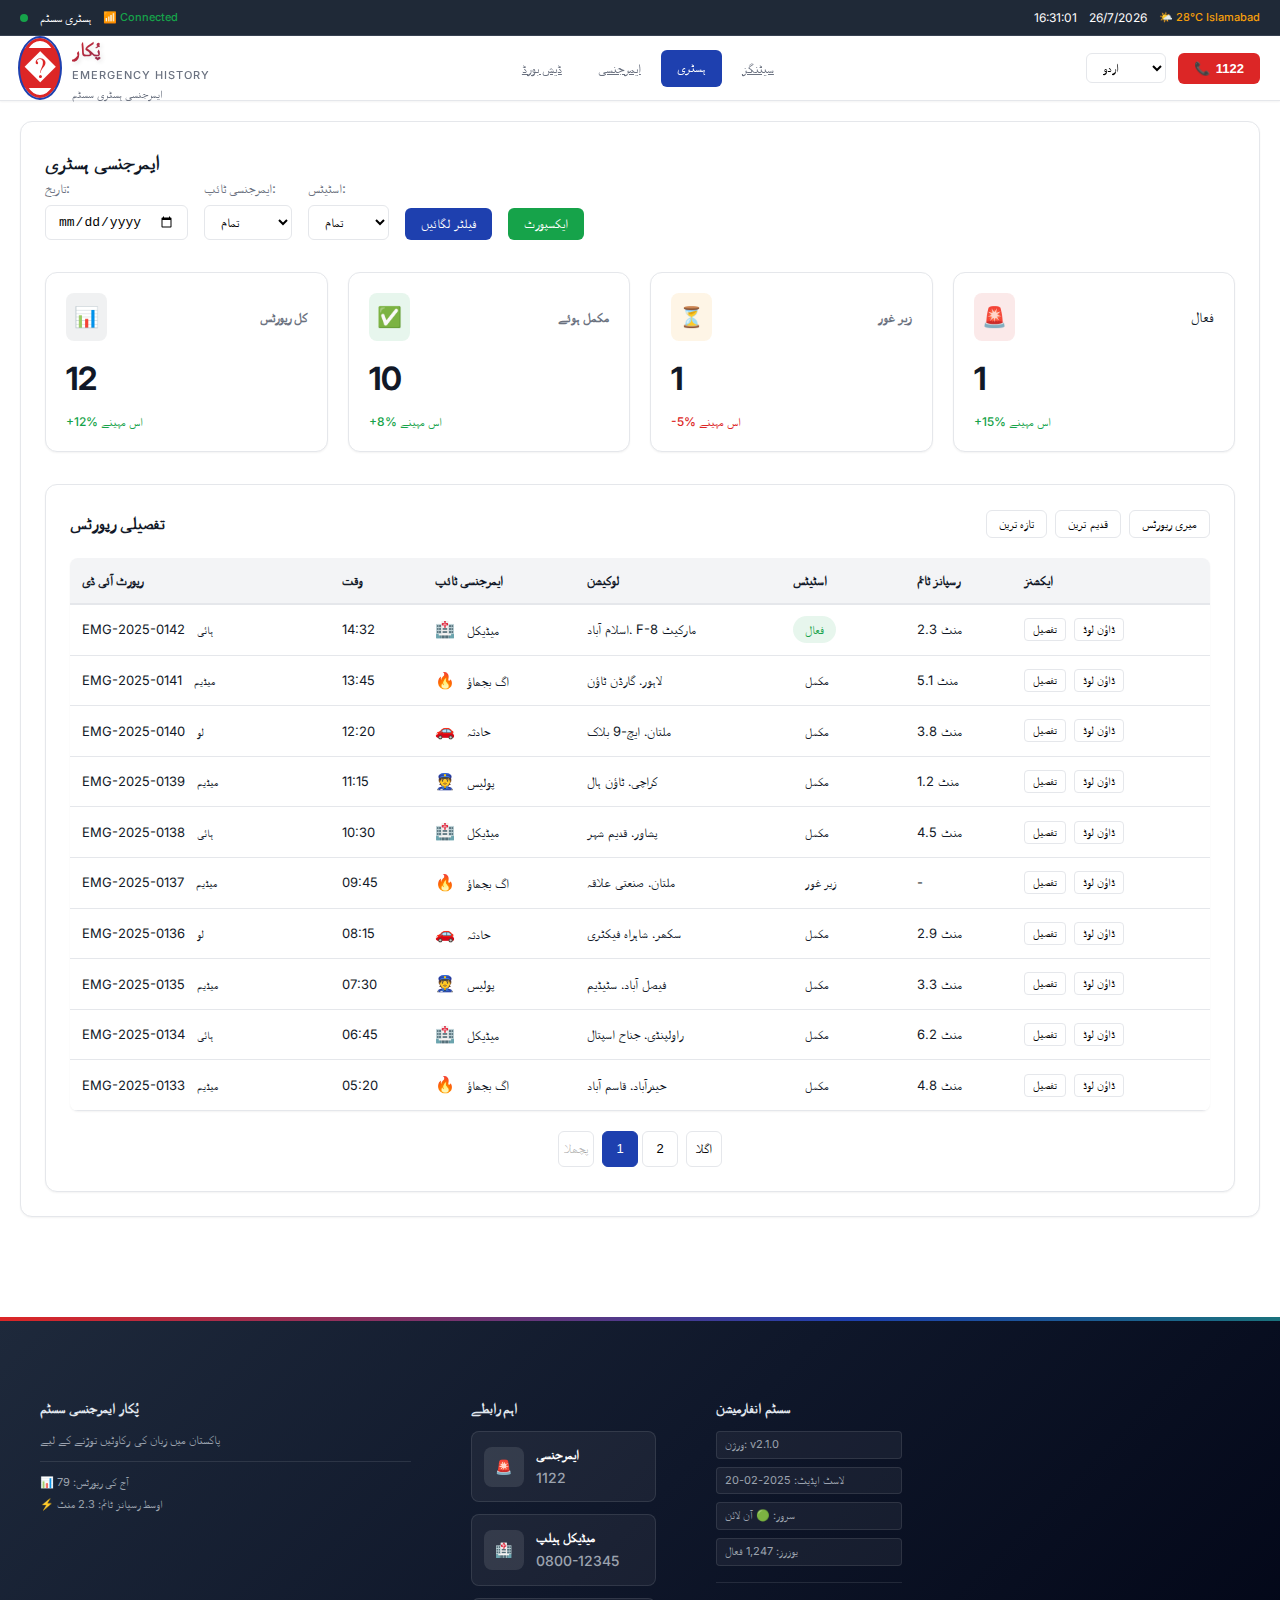
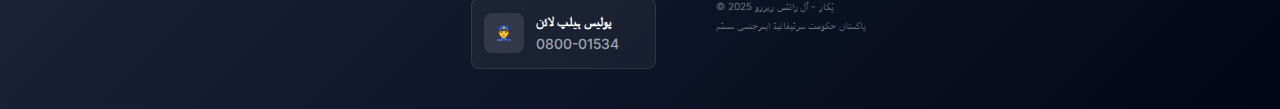
<file: history.html>
<!DOCTYPE html>
<html lang="ur">
<head>
    <meta charset="UTF-8">
    <meta name="viewport" content="width=device-width, initial-scale=1.0">
    <title>ہسٹری - پُکار</title>
    <link rel="stylesheet" href="style.css">
    <link rel="preconnect" href="https://fonts.googleapis.com">
    <link rel="preconnect" href="https://fonts.gstatic.com" crossorigin>
    <link href="https://fonts.googleapis.com/css2?family=Inter:wght@300;400;500;600;700;800&display=swap" rel="stylesheet">
</head>
<body>
    <!-- Status Bar -->
    <div class="status-bar">
        <div class="status-left">
            <span class="status-indicator online"></span>
            <span>ہسٹری سسٹم</span>
            <span class="connection-status">📶 Connected</span>
        </div>
        <div class="status-right">
            <span id="current-time">00:00:00</span>
            <span id="current-date">2025-02-23</span>
            <span class="weather-info">🌤️ 28°C Islamabad</span>
        </div>
    </div>

    <!-- Header -->
    <header class="header">
        <div class="header-container">
            <div class="logo-section">
                <div class="logo">
                    <div class="logo-icon">
                        <div class="pukaar-logo">
                            <span class="logo-emblem">�</span>
                            <span class="logo-ring"></span>
                        </div>
                    </div>
                    <div class="logo-text">
                        <h1 class="pukaar-title">پُکار</h1>
                        <span class="pukaar-tagline">Emergency History</span>
                        <span class="pukaar-subtitle">ایمرجنسی ہسٹری سسٹم</span>
                    </div>
                </div>
            </div>
            
            <nav class="nav-menu">
                <a href="index.html" class="nav-btn">ڈیش بورڈ</a>
                <a href="emergency.html" class="nav-btn">ایمرجنسی</a>
                <button class="nav-btn active" data-section="history">ہسٹری</button>
                <a href="settings.html" class="nav-btn">سیٹنگز</a>
            </nav>

            <div class="header-actions">
                <div class="language-selector">
                    <select id="languageSelect">
                        <option value="ur">اردو</option>
                        <option value="ps">پشتو</option>
                        <option value="sd">سندھی</option>
                        <option value="sk">سرائیکی</option>
                    </select>
                </div>
                <button class="emergency-hotline">
                    <span>📞</span>
                    <span>1122</span>
                </button>
            </div>
        </div>
    </header>

    <!-- Main Content -->
    <main class="main-container">
        <!-- History Dashboard -->
        <section class="history-dashboard">
            <div class="dashboard-header">
                <h2>ایمرجنسی ہسٹری</h2>
                <div class="filter-controls">
                    <div class="filter-group">
                        <label>تاریخ:</label>
                        <input type="date" id="dateFilter" class="date-input">
                    </div>
                    <div class="filter-group">
                        <label>ایمرجنسی ٹائپ:</label>
                        <select id="typeFilter" class="filter-select">
                            <option value="all">تمام</option>
                            <option value="medical">میڈیکل</option>
                            <option value="fire">اگ بجھاؤ</option>
                            <option value="accident">حادثہ</option>
                            <option value="police">پولیس</option>
                        </select>
                    </div>
                    <div class="filter-group">
                        <label>اسٹیٹس:</label>
                        <select id="statusFilter" class="filter-select">
                            <option value="all">تمام</option>
                            <option value="pending">زیر غور</option>
                            <option value="active">فعال</option>
                            <option value="completed">مکمل</option>
                        </select>
                    </div>
                    <button class="filter-btn">فیلٹر لگائیں</button>
                    <button class="export-btn">ایکسپورٹ</button>
                </div>
            </div>

            <!-- Statistics Cards -->
            <div class="stats-cards">
                <div class="stat-card">
                    <div class="stat-header">
                        <span class="stat-icon total">📊</span>
                        <h3>کل رپورٹس</h3>
                    </div>
                    <div class="stat-value">1,247</div>
                    <div class="stat-change positive">+12% اس مہینے</div>
                </div>

                <div class="stat-card">
                    <div class="stat-header">
                        <span class="stat-icon completed">✅</span>
                        <h3>مکمل ہوئے</h3>
                    </div>
                    <div class="stat-value">1,089</div>
                    <div class="stat-change positive">+8% اس مہینے</div>
                </div>

                <div class="stat-card">
                    <div class="stat-header">
                        <span class="stat-icon pending">⏳</span>
                        <h3>زیر غور</h3>
                    </div>
                    <div class="stat-value">98</div>
                    <div class="stat-change negative">-5% اس مہینے</div>
                </div>

                <div class="stat-card">
                    <div class="stat-header">
                        <span class="stat-icon active">🚨</span>
                        <h3">فعال</h3>
                    </div>
                    <div class="stat-value">60</div>
                    <div class="stat-change positive">+15% اس مہینے</div>
                </div>
            </div>

            <!-- History Table -->
            <div class="history-table-container">
                <div class="table-header">
                    <h3>تفصیلی رپورٹس</h3>
                    <div class="table-controls">
                        <button class="table-btn">تازہ ترین</button>
                        <button class="table-btn">قدیم ترین</button>
                        <button class="table-btn">میری رپورٹس</button>
                    </div>
                </div>

                <div class="history-table">
                    <table class="data-table">
                        <thead>
                            <tr>
                                <th>رپورٹ آئی ڈی</th>
                                <th>وقت</th>
                                <th>ایمرجنسی ٹائپ</th>
                                <th>لوکیشن</th>
                                <th>اسٹیٹس</th>
                                <th>رسپانز ٹائم</th>
                                <th>ایکشنز</th>
                            </tr>
                        </thead>
                        <tbody>
                            <tr class="table-row high-priority">
                                <td>
                                    <span class="report-id">EMG-2025-0142</span>
                                    <span class="priority-badge high">ہائی</span>
                                </td>
                                <td>14:32</td>
                                <td>
                                    <span class="type-icon medical">🏥</span>
                                    میڈیکل
                                </td>
                                <td>اسلام آباد، F-8 مارکیٹ</td>
                                <td><span class="status-badge active">فعال</span></td>
                                <td>2.3 منٹ</td>
                                <td>
                                    <button class="table-action-btn">تفصیل</button>
                                    <button class="table-action-btn">ڈاؤن لوڈ</button>
                                </td>
                            </tr>
                            <tr class="table-row medium-priority">
                                <td>
                                    <span class="report-id">EMG-2025-0141</span>
                                    <span class="priority-badge medium">میڈیم</span>
                                </td>
                                <td>13:45</td>
                                <td>
                                    <span class="type-icon fire">🔥</span>
                                    اگ بجھاؤ
                                </td>
                                <td>لاہور، گارڈن ٹاؤن</td>
                                <td><span class="status-badge completed">مکمل</span></td>
                                <td>5.1 منٹ</td>
                                <td>
                                    <button class="table-action-btn">تفصیل</button>
                                    <button class="table-action-btn">ڈاؤن لوڈ</button>
                                </td>
                            </tr>
                            <tr class="table-row low-priority">
                                <td>
                                    <span class="report-id">EMG-2025-0140</span>
                                    <span class="priority-badge low">لو</span>
                                </td>
                                <td>12:20</td>
                                <td>
                                    <span class="type-icon accident">🚗</span>
                                    حادثہ
                                </td>
                                <td>ملتان، ایچ-9 بلاک</td>
                                <td><span class="status-badge completed">مکمل</span></td>
                                <td>3.8 منٹ</td>
                                <td>
                                    <button class="table-action-btn">تفصیل</button>
                                    <button class="table-action-btn">ڈاؤن لوڈ</button>
                                </td>
                            </tr>
                            <tr class="table-row">
                                <td>
                                    <span class="report-id">EMG-2025-0139</span>
                                    <span class="priority-badge medium">میڈیم</span>
                                </td>
                                <td>11:15</td>
                                <td>
                                    <span class="type-icon police">👮</span>
                                    پولیس
                                </td>
                                <td>کراچی، ٹاؤن ہال</td>
                                <td><span class="status-badge completed">مکمل</span></td>
                                <td>1.2 منٹ</td>
                                <td>
                                    <button class="table-action-btn">تفصیل</button>
                                    <button class="table-action-btn">ڈاؤن لوڈ</button>
                                </td>
                            </tr>
                            <tr class="table-row high-priority">
                                <td>
                                    <span class="report-id">EMG-2025-0138</span>
                                    <span class="priority-badge high">ہائی</span>
                                </td>
                                <td>10:30</td>
                                <td>
                                    <span class="type-icon medical">🏥</span>
                                    میڈیکل
                                </td>
                                <td>پشاور، قدیم شہر</td>
                                <td><span class="status-badge completed">مکمل</span></td>
                                <td>4.5 منٹ</td>
                                <td>
                                    <button class="table-action-btn">تفصیل</button>
                                    <button class="table-action-btn">ڈاؤن لوڈ</button>
                                </td>
                            </tr>
                            <tr class="table-row">
                                <td>
                                    <span class="report-id">EMG-2025-0137</span>
                                    <span class="priority-badge low">لو</span>
                                </td>
                                <td>09:45</td>
                                <td>
                                    <span class="type-icon fire">🔥</span>
                                    اگ بجھاؤ
                                </td>
                                <td>ملتان، صنعتی علاقہ</td>
                                <td><span class="status-badge pending">زیر غور</span></td>
                                <td>-</td>
                                <td>
                                    <button class="table-action-btn">تفصیل</button>
                                    <button class="table-action-btn">ڈاؤن لوڈ</button>
                                </td>
                            </tr>
                        </tbody>
                    </table>
                </div>

                <!-- Pagination -->
                <div class="pagination">
                    <button class="page-btn">پچھلا</button>
                    <div class="page-numbers">
                        <button class="page-btn active">1</button>
                        <button class="page-btn">2</button>
                        <button class="page-btn">3</button>
                        <span>...</span>
                        <button class="page-btn">25</button>
                    </div>
                    <button class="page-btn">اگلا</button>
                </div>
            </div>
        </section>
    </main>

    <!-- Footer -->
    <footer class="footer">
        <div class="footer-content">
            <div class="footer-section">
                <h4>پُکار ایمرجنسی سسٹم</h4>
                <p>پاکستان میں زبان کی رکاوٹیں توڑنے کے لیے</p>
                <div class="footer-stats">
                    <span>📊 آج کی رپورٹس: 79</span>
                    <span>⚡ اوسط رسپانز ٹائم: 2.3 منٹ</span>
                </div>
            </div>
            <div class="footer-section">
                <h4>اہم رابطے</h4>
                <div class="contact-info">
                    <div class="contact-item">
                        <span class="contact-icon">🚨</span>
                        <div>
                            <strong>ایمرجنسی</strong>
                            <span>1122</span>
                        </div>
                    </div>
                    <div class="contact-item">
                        <span class="contact-icon">🏥</span>
                        <div>
                            <strong>میڈیکل ہیلپ</strong>
                            <span>0800-12345</span>
                        </div>
                    </div>
                    <div class="contact-item">
                        <span class="contact-icon">👮</span>
                        <div>
                            <strong>پولیس ہیلپ لائن</strong>
                            <span>0800-01534</span>
                        </div>
                    </div>
                </div>
            </div>
            <div class="footer-section">
                <h4>سسٹم انفارمیشن</h4>
                <div class="system-info">
                    <span>ورژن: v2.1.0</span>
                    <span>لاسٹ اپڈیٹ: 2025-02-20</span>
                    <span>سرور: 🟢 آن لائن</span>
                    <span>یوزرز: 1,247 فعال</span>
                </div>
                <div class="copyright">
                    <p>© 2025 پُکار - آل رائٹس ریزرو</p>
                    <p>پاکستان حکومت سرٹیفائیڈ ایمرجنسی سسٹم</p>
                </div>
            </div>
        </div>
    </footer>

    <script src="history.js"></script>
</body>
</html>
</file>
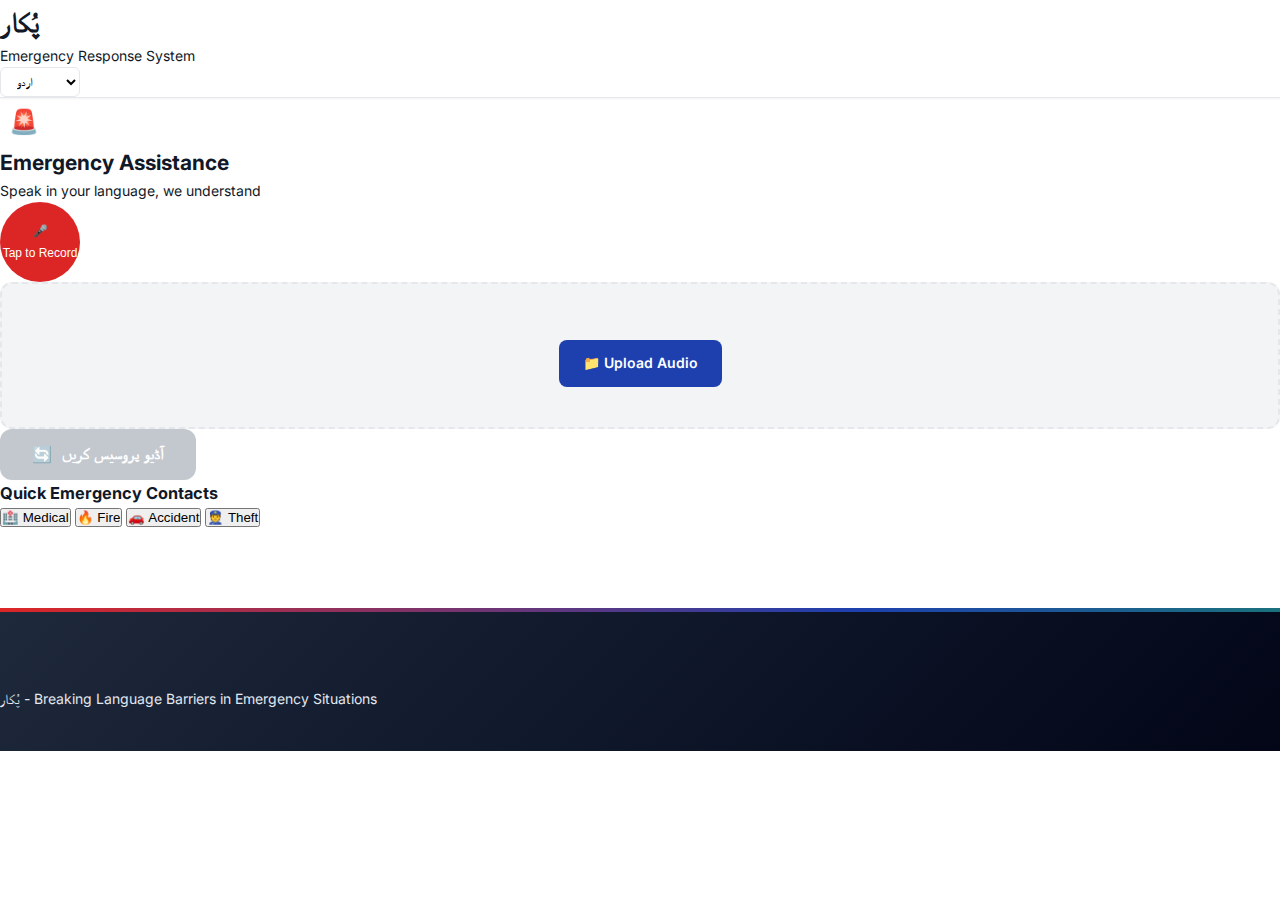
<file: index-old.html>
<!DOCTYPE html>
<html lang="ur">
<head>
    <meta charset="UTF-8">
    <meta name="viewport" content="width=device-width, initial-scale=1.0">
    <title>پُکار - Emergency Response System</title>
    <link rel="stylesheet" href="style.css">
    <link href="https://fonts.googleapis.com/css2?family=Inter:wght@400;500;600;700&display=swap" rel="stylesheet">
</head>
<body>
    <div class="container">
        <header class="header">
            <div class="logo">
                <h1>پُکار</h1>
                <p>Emergency Response System</p>
            </div>
            <div class="language-selector">
                <select id="languageSelect">
                    <option value="ur">اردو</option>
                    <option value="ps">پشتو</option>
                    <option value="sd">سندھی</option>
                    <option value="sk">سرائیکی</option>
                </select>
            </div>
        </header>

        <main class="main-content">
            <div class="emergency-banner">
                <div class="emergency-icon">🚨</div>
                <h2 id="emergencyTitle">Emergency Assistance</h2>
                <p id="emergencySubtitle">Speak in your language, we understand</p>
            </div>

            <div class="audio-section">
                <div class="recording-area">
                    <div class="mic-container">
                        <button id="recordBtn" class="record-btn">
                            <span class="mic-icon">🎤</span>
                            <span id="recordText">Tap to Record</span>
                        </button>
                        <div id="recordingIndicator" class="recording-indicator hidden">
                            <div class="pulse"></div>
                            <span>Recording...</span>
                        </div>
                    </div>
                    
                    <div class="upload-area">
                        <input type="file" id="audioFile" accept="audio/*" class="file-input">
                        <label for="audioFile" class="upload-btn">
                            <span>📁</span>
                            <span>Upload Audio</span>
                        </label>
                    </div>
                </div>

                <div id="audioPlayer" class="audio-player hidden">
                    <audio id="audioElement" controls></audio>
                    <p id="audioFileName"></p>
                </div>
            </div>

            <div class="processing-section">
                <div class="process-btn-container">
                    <button id="processBtn" class="process-btn disabled" disabled>
                        <span>🔄</span>
                        <span>Process Audio</span>
                    </button>
                </div>
                
                <div id="processingStatus" class="processing-status hidden">
                    <div class="spinner"></div>
                    <p>Processing your emergency request...</p>
                </div>
            </div>

            <div id="resultsSection" class="results-section hidden">
                <div class="result-card">
                    <h3>Detected Language</h3>
                    <p id="detectedLanguage" class="result-text"></p>
                </div>
                
                <div class="result-card">
                    <h3>Transcribed Text</h3>
                    <p id="transcribedText" class="result-text"></p>
                </div>
                
                <div class="result-card">
                    <h3>Emergency Type</h3>
                    <p id="emergencyType" class="result-text"></p>
                </div>
                
                <div class="result-card">
                    <h3>Response</h3>
                    <p id="responseText" class="result-text"></p>
                    <button id="playResponseBtn" class="play-btn">
                        <span>🔊</span>
                        <span>Play Response</span>
                    </button>
                </div>
            </div>

            <div class="quick-actions">
                <h3>Quick Emergency Contacts</h3>
                <div class="emergency-contacts">
                    <button class="contact-btn" data-emergency="medical">
                        <span>🏥</span>
                        <span>Medical</span>
                    </button>
                    <button class="contact-btn" data-emergency="fire">
                        <span>🔥</span>
                        <span>Fire</span>
                    </button>
                    <button class="contact-btn" data-emergency="accident">
                        <span>🚗</span>
                        <span>Accident</span>
                    </button>
                    <button class="contact-btn" data-emergency="theft">
                        <span>👮</span>
                        <span>Theft</span>
                    </button>
                </div>
            </div>
        </main>

        <footer class="footer">
            <p>پُکار - Breaking Language Barriers in Emergency Situations</p>
        </footer>
    </div>

    <script src="script.js"></script>
</body>
</html>
</file>
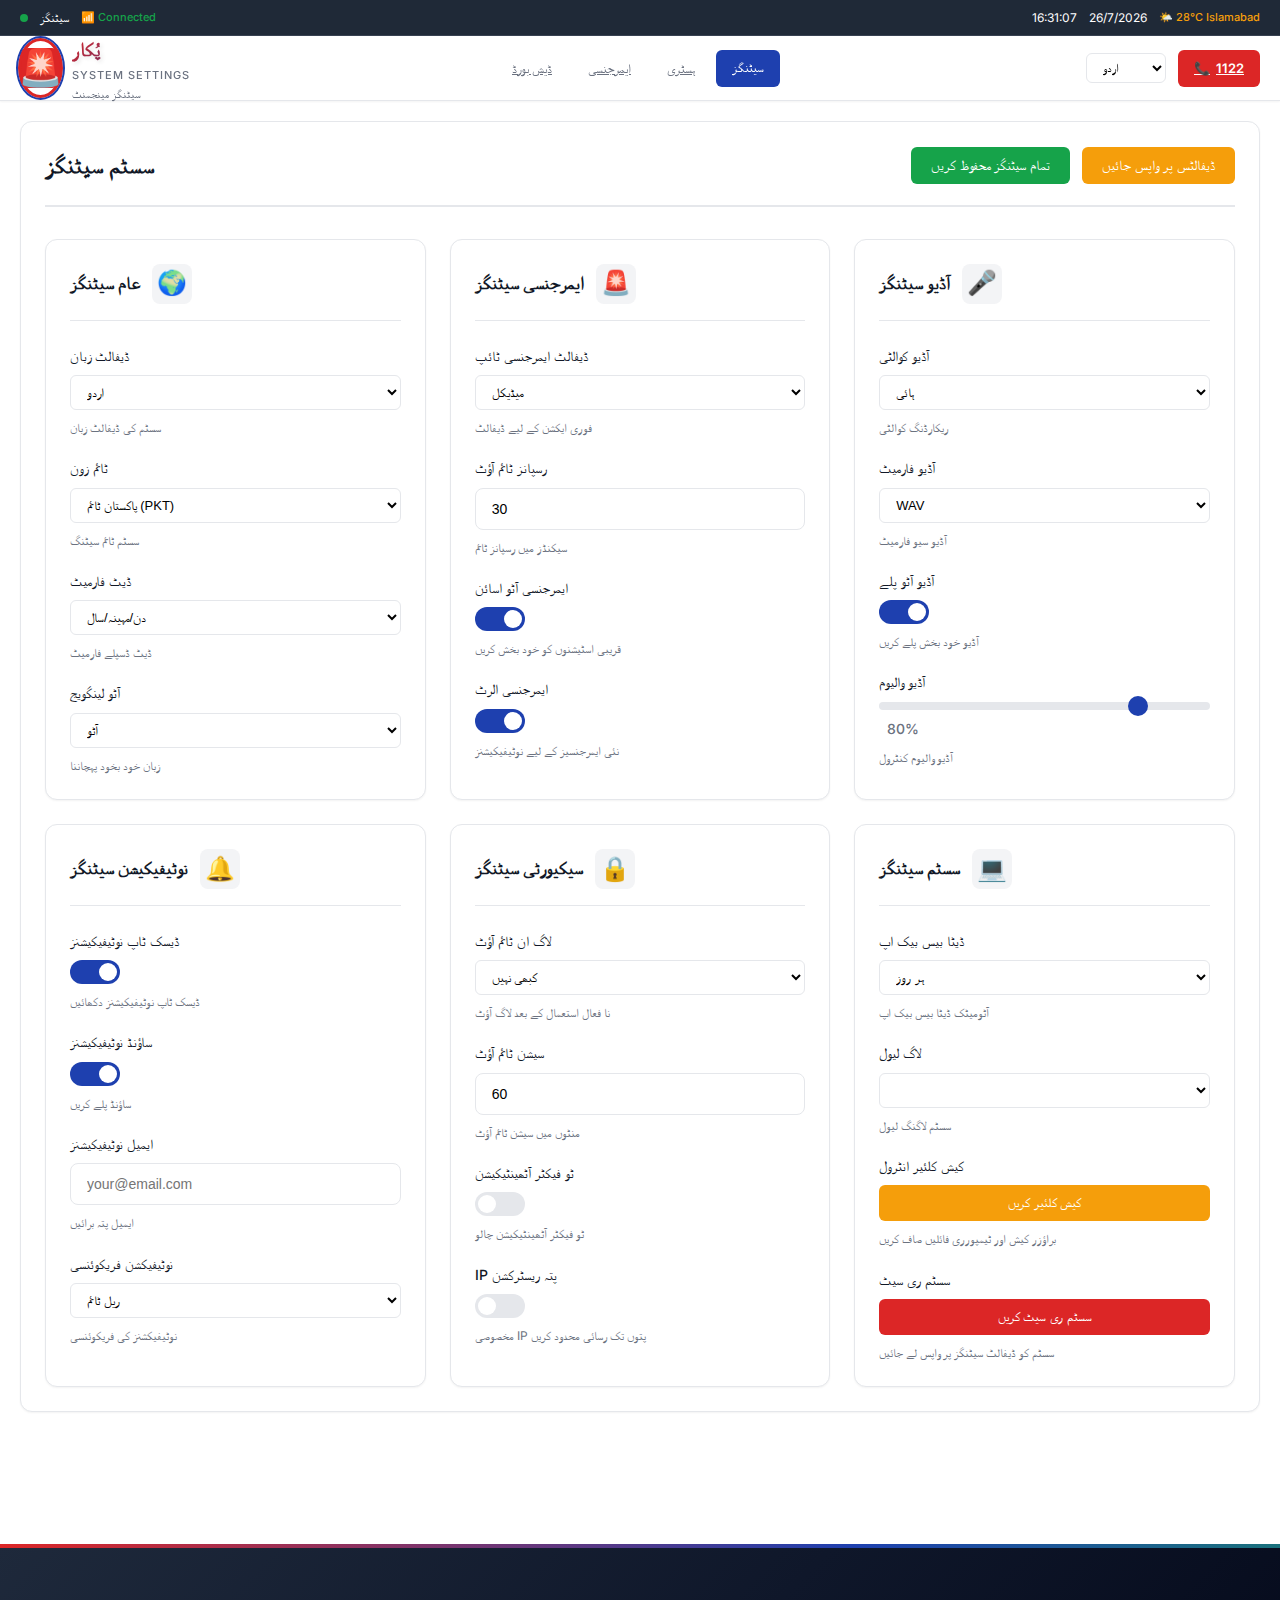
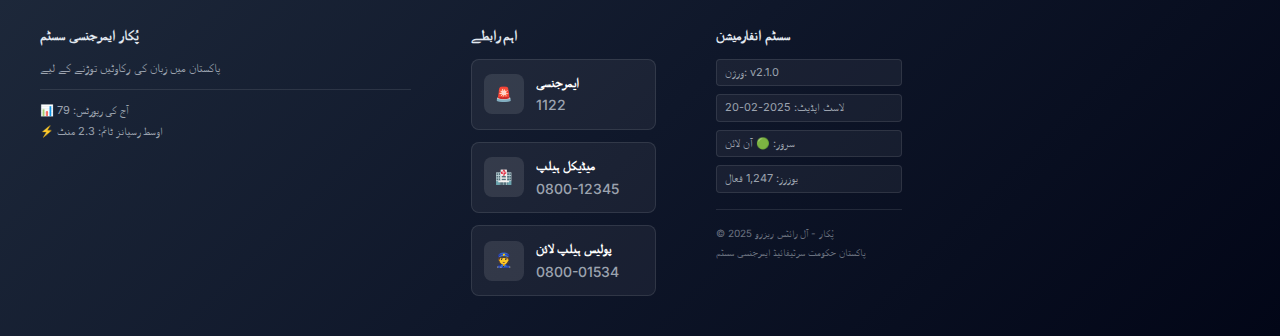
<file: settings.html>
<!DOCTYPE html>
<html lang="ur">
<head>
    <meta charset="UTF-8">
    <meta name="viewport" content="width=device-width, initial-scale=1.0">
    <title>سیٹنگز - پُکار</title>
    <link rel="stylesheet" href="style.css">
    <link rel="preconnect" href="https://fonts.googleapis.com">
    <link rel="preconnect" href="https://fonts.gstatic.com" crossorigin>
    <link href="https://fonts.googleapis.com/css2?family=Inter:wght@300;400;500;600;700;800&display=swap" rel="stylesheet">
</head>
<body>
    <!-- Status Bar -->
    <div class="status-bar">
        <div class="status-left">
            <span class="status-indicator online"></span>
            <span>سیٹنگز</span>
            <span class="connection-status">📶 Connected</span>
        </div>
        <div class="status-right">
            <span id="current-time">00:00:00</span>
            <span id="current-date">2025-02-23</span>
            <span class="weather-info">🌤️ 28°C Islamabad</span>
        </div>
    </div>

    <!-- Header -->
    <header class="header">
        <div class="header-container">
            <div class="logo-section">
                <div class="logo">
                    <div class="logo-icon">
                        <div class="pukaar-logo">
                            <span class="logo-emblem">🚨</span>
                            <span class="logo-ring"></span>
                        </div>
                    </div>
                    <div class="logo-text">
                        <h1 class="pukaar-title">پُکار</h1>
                        <span class="pukaar-tagline">System Settings</span>
                        <span class="pukaar-subtitle">سیٹنگز مینجمنٹ</span>
                    </div>
                </div>
            </div>
            
            <nav class="nav-menu">
                <a href="index.html" class="nav-btn">ڈیش بورڈ</a>
                <a href="emergency.html" class="nav-btn">ایمرجنسی</a>
                <a href="history.html" class="nav-btn">ہسٹری</a>
                <button class="nav-btn active" data-section="settings">سیٹنگز</button>
            </nav>

            <div class="header-actions">
                <div class="language-selector">
                    <select id="languageSelect">
                        <option value="ur">اردو</option>
                        <option value="ps">پشتو</option>
                        <option value="sd">سندھی</option>
                        <option value="sk">سرائیکی</option>
                    </select>
                </div>
                <a href="tel:1122" class="emergency-hotline">
                    <span>📞</span>
                    <span>1122</span>
                </a>
            </div>
        </div>
    </header>

    <!-- Main Content -->
    <main class="main-container">
        <section class="settings-dashboard">
            <div class="settings-header">
                <h2>سسٹم سیٹنگز</h2>
                <div class="settings-actions">
                    <button class="btn btn-success save-btn" onclick="saveSettings()">
                        <span>💾</span>
                        <span>سیٹنگز محفوظ کریں</span>
                    </button>
                    <button class="btn btn-warning reset-btn" onclick="resetSettings()">
                        <span>🔄</span>
                        <span>ڈیفالٹس پر واپس</span>
                    </button>
                </div>
            </div>

            <div class="settings-grid">
                <!-- General Settings -->
                <div class="settings-section">
                    <div class="section-header">
                        <h3>عام سیٹنگز</h3>
                        <span class="section-icon">🌍</span>
                    </div>
                    <div class="settings-list">
                        <div class="setting-item">
                            <label class="setting-label">ڈیفالٹ زبان</label>
                            <select id="defaultLanguage" class="setting-input">
                                <option value="ur">اردو</option>
                                <option value="ps">پشتو</option>
                                <option value="sd">سندھی</option>
                                <option value="sk">سرائیکی</option>
                            </select>
                            <small class="setting-desc">سسٹم کی ڈیفالٹ زبان</small>
                        </div>

                        <div class="setting-item">
                            <label class="setting-label">ٹائم زون</label>
                            <select id="timezone" class="setting-input">
                                <option value="PKT">پاکستان ٹائم (PKT)</option>
                                <option value="UTC">UTC</option>
                                <option value="IST">انڈین ٹائم (IST)</option>
                            </select>
                            <small class="setting-desc">سسٹم ٹائم سیٹنگ</small>
                        </div>

                        <div class="setting-item">
                            <label class="setting-label">ڈیٹ فارمیٹ</label>
                            <select id="dateFormat" class="setting-input">
                                <option value="DD/MM/YYYY">دن/مہینہ/سال</option>
                                <option value="MM/DD/YYYY">مہینہ/دن/سال</option>
                                <option value="YYYY-MM-DD">سال/مہینہ/دن</option>
                            </select>
                            <small class="setting-desc">ڈیٹ ڈسپلے فارمیٹ</small>
                        </div>

                        <div class="setting-item">
                            <label class="setting-label">آٹو لینگویج</label>
                            <select id="autoLanguage" class="setting-input">
                                <option value="true">آٹو</option>
                                <option value="false">دستی</option>
                            </select>
                            <small class="setting-desc">زبان خود بخود پہچاننا</small>
                        </div>
                    </div>
                </div>

                <!-- Emergency Settings -->
                <div class="settings-section">
                    <div class="section-header">
                        <h3>ایمرجنسی سیٹنگز</h3>
                        <span class="section-icon">🚨</span>
                    </div>
                    <div class="settings-list">
                        <div class="setting-item">
                            <label class="setting-label">ڈیفالٹ ایمرجنسی ٹائپ</label>
                            <select id="defaultEmergencyType" class="setting-input">
                                <option value="medical">میڈیکل</option>
                                <option value="fire">اگ بجھاؤ</option>
                                <option value="accident">حادثہ</option>
                                <option value="police">پولیس</option>
                            </select>
                            <small class="setting-desc">فوری ایکشن کے لیے ڈیفالٹ</small>
                        </div>

                        <div class="setting-item">
                            <label class="setting-label">رسپانز ٹائم آؤٹ</label>
                            <input type="number" id="responseTimeout" class="setting-input" value="30" min="10" max="300">
                            <small class="setting-desc">سیکنڈز میں رسپانز ٹائم</small>
                        </div>

                        <div class="setting-item">
                            <label class="setting-label">ایمرجنسی آٹو اسائن</label>
                            <div class="toggle-switch">
                                <input type="checkbox" id="autoAssign" checked>
                                <span class="slider"></span>
                            </div>
                            <small class="setting-desc">قریبی اسٹیشنوں کو خود بخش کریں</small>
                        </div>

                        <div class="setting-item">
                            <label class="setting-label">ایمرجنسی الرٹ</label>
                            <div class="toggle-switch">
                                <input type="checkbox" id="emergencyAlerts" checked>
                                <span class="slider"></span>
                            </div>
                            <small class="setting-desc">نئی ایمرجنسیز کے لیے نوٹیفیکیشنز</small>
                        </div>
                    </div>
                </div>

                <!-- Audio Settings -->
                <div class="settings-section">
                    <div class="section-header">
                        <h3>آڈیو سیٹنگز</h3>
                        <span class="section-icon">🎤</span>
                    </div>
                    <div class="settings-list">
                        <div class="setting-item">
                            <label class="setting-label">آڈیو کوالٹی</label>
                            <select id="audioQuality" class="setting-input">
                                <option value="high">ہائی</option>
                                <option value="medium">میڈیم</option>
                                <option value="low">لو</option>
                            </select>
                            <small class="setting-desc">ریکارڈنگ کوالٹی</small>
                        </div>

                        <div class="setting-item">
                            <label class="setting-label">آڈیو فارمیٹ</label>
                            <select id="audioFormat" class="setting-input">
                                <option value="wav">WAV</option>
                                <option value="mp3">MP3</option>
                                <option value="m4a">M4A</option>
                            </select>
                            <small class="setting-desc">آڈیو سیو فارمیٹ</small>
                        </div>

                        <div class="setting-item">
                            <label class="setting-label">آڈیو آٹو پلے</label>
                            <div class="toggle-switch">
                                <input type="checkbox" id="autoPlay" checked>
                                <span class="slider"></span>
                            </div>
                            <small class="setting-desc">آڈیو خود بخش پلے کریں</small>
                        </div>

                        <div class="setting-item">
                            <label class="setting-label">آڈیو والیوم</label>
                            <input type="range" id="audioVolume" class="setting-range" min="0" max="100" value="80">
                            <span class="volume-value">80%</span>
                            <small class="setting-desc">آڈیو والیوم کنٹرول</small>
                        </div>
                    </div>
                </div>

                <!-- Notification Settings -->
                <div class="settings-section">
                    <div class="section-header">
                        <h3>نوٹیفیکیشن سیٹنگز</h3>
                        <span class="section-icon">🔔</span>
                    </div>
                    <div class="settings-list">
                        <div class="setting-item">
                            <label class="setting-label">ڈیسک ٹاپ نوٹیفیکیشنز</label>
                            <div class="toggle-switch">
                                <input type="checkbox" id="desktopNotifications" checked>
                                <span class="slider"></span>
                            </div>
                            <small class="setting-desc">ڈیسک ٹاپ نوٹیفیکیشنز دکھائیں</small>
                        </div>

                        <div class="setting-item">
                            <label class="setting-label">ساؤنڈ نوٹیفیکیشنز</label>
                            <div class="toggle-switch">
                                <input type="checkbox" id="soundNotifications" checked>
                                <span class="slider"></span>
                            </div>
                            <small class="setting-desc">ساؤنڈ پلے کریں</small>
                        </div>

                        <div class="setting-item">
                            <label class="setting-label">ایمیل نوٹیفیکیشنز</label>
                            <input type="email" id="emailNotifications" class="setting-input" placeholder="your@email.com">
                            <small class="setting-desc">ایمیل پتہ برائیں</small>
                        </div>

                        <div class="setting-item">
                            <label class="setting-label">نوٹیفیکشن فریکوئنسی</label>
                            <select id="notificationFrequency" class="setting-input">
                                <option value="realtime">ریل ٹائم</option>
                                <option value="hourly">ہر گھنٹہ</option>
                                <option value="daily">ہر روز</option>
                                <option value="weekly">ہر ہفتہ</option>
                            </select>
                            <small class="setting-desc">نوٹیفیکشنز کی فریکوئنسی</small>
                        </div>
                    </div>
                </div>

                <!-- Security Settings -->
                <div class="settings-section">
                    <div class="section-header">
                        <h3>سیکیورٹی سیٹنگز</h3>
                        <span class="section-icon">🔒</span>
                    </div>
                    <div class="settings-list">
                        <div class="setting-item">
                            <label class="setting-label">لاگ ان ٹائم آؤٹ</label>
                            <select id="autoLogout" class="setting-input">
                                <option value="never">کبھی نہیں</option>
                                <option value="15">15 منٹ</option>
                                <option value="30">30 منٹ</option>
                                <option value="60">1 گھنٹا</option>
                                <option value="120">2 گھنٹے</option>
                            </select>
                            <small class="setting-desc">نا فعال استعمال کے بعد لاگ آؤٹ</small>
                        </div>

                        <div class="setting-item">
                            <label class="setting-label">سیشن ٹائم آؤٹ</label>
                            <input type="number" id="sessionTimeout" class="setting-input" value="60" min="15" max="480">
                            <small class="setting-desc">منٹوں میں سیشن ٹائم آؤٹ</small>
                        </div>

                        <div class="setting-item">
                            <label class="setting-label">ٹو فیکٹر آٹھینٹیکیشن</label>
                            <div class="toggle-switch">
                                <input type="checkbox" id="twoFactorAuth">
                                <span class="slider"></span>
                            </div>
                            <small class="setting-desc">ٹو فیکٹر آٹھینٹیکیشن چالو</small>
                        </div>

                        <div class="setting-item">
                            <label class="setting-label">IP پتہ ریسٹرکشن</label>
                            <div class="toggle-switch">
                                <input type="checkbox" id="ipRestriction">
                                <span class="slider"></span>
                            </div>
                            <small class="setting-desc">مخصوصی IP پتوں تک رسائی محدود کریں</small>
                        </div>
                    </div>
                </div>

                <!-- System Settings -->
                <div class="settings-section">
                    <div class="section-header">
                        <h3>سسٹم سیٹنگز</h3>
                        <span class="section-icon">💻</span>
                    </div>
                    <div class="settings-list">
                        <div class="setting-item">
                            <label class="setting-label">ڈیٹا بیس بیک اپ</label>
                            <select id="backupFrequency" class="setting-input">
                                <option value="daily">ہر روز</option>
                                <option value="weekly">ہر ہفتہ</option>
                                <option value="monthly">ہر مہینہ</option>
                                <option value="manual">دستی</option>
                            </select>
                            <small class="setting-desc">آٹومیٹک ڈیٹا بیس بیک اپ</small>
                        </div>

                        <div class="setting-item">
                            <label class="setting-label">لاگ لیول</label>
                            <select id="logLevel" class="setting-input">
                                <option value="error">صرف غلطیاں</option>
                                <option value="warning">غلطیاں اور تنبیہات</option>
                                <option value="info">تمام لاگز</option>
                                <option value="debug">ڈیبگ لاگز</option>
                            </select>
                            <small class="setting-desc">سسٹم لاگنگ لیول</small>
                        </div>

                        <div class="setting-item">
                            <label class="setting-label">کیش کلئیر انٹرول</label>
                            <button class="clear-cache-btn">کیش کلئیر کریں</button>
                            <small class="setting-desc">براؤزر کیش اور ٹیمپورری فائلیں صاف کریں</small>
                        </div>

                        <div class="setting-item">
                            <label class="setting-label">سسٹم ری سیٹ</label>
                            <button class="reset-system-btn">سسٹم ری سیٹ کریں</button>
                            <small class="setting-desc">سسٹم کو ڈیفالٹ سیٹنگز پر واپس لے جائیں</small>
                        </div>
                    </div>
                </div>
            </div>
        </section>
    </main>

    <!-- Footer -->
    <footer class="footer">
        <div class="footer-content">
            <div class="footer-section">
                <h4>پُکار ایمرجنسی سسٹم</h4>
                <p>پاکستان میں زبان کی رکاوٹیں توڑنے کے لیے</p>
                <div class="footer-stats">
                    <span>📊 آج کی رپورٹس: 79</span>
                    <span>⚡ اوسط رسپانز ٹائم: 2.3 منٹ</span>
                </div>
            </div>
            <div class="footer-section">
                <h4>اہم رابطے</h4>
                <div class="contact-info">
                    <div class="contact-item">
                        <span class="contact-icon">🚨</span>
                        <div>
                            <strong>ایمرجنسی</strong>
                            <span>1122</span>
                        </div>
                    </div>
                    <div class="contact-item">
                        <span class="contact-icon">🏥</span>
                        <div>
                            <strong>میڈیکل ہیلپ</strong>
                            <span>0800-12345</span>
                        </div>
                    </div>
                    <div class="contact-item">
                        <span class="contact-icon">👮</span>
                        <div>
                            <strong>پولیس ہیلپ لائن</strong>
                            <span>0800-01534</span>
                        </div>
                    </div>
                </div>
            </div>
            <div class="footer-section">
                <h4>سسٹم انفارمیشن</h4>
                <div class="system-info">
                    <span>ورژن: v2.1.0</span>
                    <span>لاسٹ اپڈیٹ: 2025-02-20</span>
                    <span>سرور: 🟢 آن لائن</span>
                    <span>یوزرز: 1,247 فعال</span>
                </div>
                <div class="copyright">
                    <p>© 2025 پُکار - آل رائٹس ریزرو</p>
                    <p>پاکستان حکومت سرٹیفائیڈ ایمرجنسی سسٹم</p>
                </div>
            </div>
        </div>
    </footer>

    <script src="settings.js"></script>
</body>
</html>
</file>
<file: style.css>
/* Reset and Base Styles */
* {
    margin: 0;
    padding: 0;
    box-sizing: border-box;
}

:root {
    --primary-red: #dc2626;
    --primary-blue: #1e40af;
    --success-green: #16a34a;
    --warning-yellow: #f59e0b;
    --dark-gray: #1f2937;
    --light-gray: #f3f4f6;
    --border-gray: #e5e7eb;
    --text-primary: #111827;
    --text-secondary: #6b7280;
    --shadow-sm: 0 1px 2px 0 rgba(0, 0, 0, 0.05);
    --shadow-md: 0 4px 6px -1px rgba(0, 0, 0, 0.1);
    --shadow-lg: 0 10px 15px -3px rgba(0, 0, 0, 0.1);
    --shadow-xl: 0 20px 25px -5px rgba(0, 0, 0, 0.1);
}

body {
    font-family: 'Inter', -apple-system, BlinkMacSystemFont, 'Segoe UI', Roboto, sans-serif;
    background: #ffffff;
    color: var(--text-primary);
    line-height: 1.6;
    font-size: 14px;
    overflow-x: hidden;
}

/* Status Bar */
.status-bar {
    background: var(--dark-gray);
    color: white;
    padding: 8px 20px;
    display: flex;
    justify-content: space-between;
    align-items: center;
    font-size: 12px;
    border-bottom: 1px solid #374151;
}

.status-left, .status-right {
    display: flex;
    align-items: center;
    gap: 12px;
}

.connection-status {
    color: var(--success-green);
    font-size: 11px;
    font-weight: 500;
}

.weather-info {
    color: var(--warning-yellow);
    font-size: 11px;
    font-weight: 500;
}

.status-indicator {
    width: 8px;
    height: 8px;
    border-radius: 50%;
    background: var(--success-green);
    animation: pulse 2s infinite;
}

@keyframes pulse {
    0%, 100% { opacity: 1; }
    50% { opacity: 0.5; }
}

/* Header */
.header {
    background: white;
    border-bottom: 1px solid var(--border-gray);
    box-shadow: var(--shadow-sm);
    position: sticky;
    top: 0;
    z-index: 100;
}

.header-container {
    max-width: 1400px;
    margin: 0 auto;
    padding: 0 20px;
    display: flex;
    align-items: center;
    justify-content: space-between;
    height: 64px;
}

.logo-section .logo {
    display: flex;
    align-items: center;
    gap: 12px;
}

.logo-icon {
    font-size: 28px;
    background: var(--primary-red);
    width: 40px;
    height: 40px;
    border-radius: 8px;
    display: flex;
    align-items: center;
    justify-content: center;
    color: white;
}

.logo-text h1 {
    font-size: 20px;
    font-weight: 700;
    color: var(--dark-gray);
    margin-bottom: 2px;
}

.logo-text span {
    font-size: 11px;
    color: var(--text-secondary);
    font-weight: 500;
}

/* Navigation */
.nav-menu {
    display: flex;
    gap: 4px;
}

.nav-btn {
    padding: 8px 16px;
    background: transparent;
    border: none;
    border-radius: 6px;
    font-size: 13px;
    font-weight: 500;
    color: var(--text-secondary);
    cursor: pointer;
    transition: all 0.2s;
}

.nav-btn:hover {
    background: var(--light-gray);
    color: var(--text-primary);
}

.nav-btn.active {
    background: var(--primary-blue);
    color: white;
}

/* Header Actions */
.header-actions {
    display: flex;
    align-items: center;
    gap: 12px;
}

.language-selector select {
    padding: 6px 12px;
    border: 1px solid var(--border-gray);
    border-radius: 6px;
    font-size: 12px;
    background: white;
    cursor: pointer;
}

.emergency-hotline {
    background: var(--primary-red);
    color: white;
    border: none;
    padding: 8px 16px;
    border-radius: 6px;
    font-size: 13px;
    font-weight: 600;
    display: flex;
    align-items: center;
    gap: 6px;
    cursor: pointer;
    transition: all 0.2s;
}

.emergency-hotline:hover {
    background: #b91c1c;
    transform: translateY(-1px);
}

/* Main Container */
.main-container {
    max-width: 1400px;
    margin: 0 auto;
    padding: 20px;
}

.content-section {
    display: none;
}

.content-section.active {
    display: block;
}

/* Dashboard Grid */
.dashboard-grid {
    display: grid;
    grid-template-columns: repeat(auto-fit, minmax(250px, 1fr));
    gap: 20px;
    margin-bottom: 32px;
}

.stat-card {
    background: white;
    border: 1px solid var(--border-gray);
    border-radius: 12px;
    padding: 20px;
    box-shadow: var(--shadow-sm);
    transition: all 0.2s;
}

.stat-card:hover {
    box-shadow: var(--shadow-md);
    transform: translateY(-2px);
}

.stat-header {
    display: flex;
    justify-content: space-between;
    align-items: center;
    margin-bottom: 12px;
}

.stat-header h3 {
    font-size: 13px;
    font-weight: 600;
    color: var(--text-secondary);
    text-transform: uppercase;
    letter-spacing: 0.5px;
}

.stat-icon {
    font-size: 20px;
    padding: 8px;
    border-radius: 8px;
}

.stat-card.urgent .stat-icon {
    background: rgba(220, 38, 38, 0.1);
    color: var(--primary-red);
}

.stat-card.warning .stat-icon {
    background: rgba(245, 158, 11, 0.1);
    color: var(--warning-yellow);
}

.stat-card.info .stat-icon {
    background: rgba(30, 64, 175, 0.1);
    color: var(--primary-blue);
}

.stat-card.security .stat-icon {
    background: rgba(107, 114, 128, 0.1);
    color: var(--text-secondary);
}

.stat-value {
    font-size: 32px;
    font-weight: 700;
    color: var(--text-primary);
    margin-bottom: 8px;
}

.stat-change {
    font-size: 12px;
    font-weight: 500;
}

.stat-detail {
    font-size: 11px;
    color: var(--text-secondary);
    margin-top: 4px;
    padding-top: 4px;
    border-top: 1px solid var(--border-gray);
}

.stat-change.positive {
    color: var(--success-green);
}

.stat-change.negative {
    color: var(--primary-red);
}

/* Map Panel */
.map-panel {
    background: white;
    border: 1px solid var(--border-gray);
    border-radius: 12px;
    padding: 24px;
    margin-bottom: 32px;
    box-shadow: var(--shadow-sm);
}

.panel-header {
    display: flex;
    justify-content: space-between;
    align-items: center;
    margin-bottom: 20px;
}

.panel-header h2 {
    font-size: 18px;
    font-weight: 600;
    color: var(--text-primary);
}

.map-controls {
    display: flex;
    gap: 4px;
}

.map-btn {
    padding: 6px 12px;
    background: transparent;
    border: 1px solid var(--border-gray);
    border-radius: 6px;
    font-size: 12px;
    font-weight: 500;
    color: var(--text-secondary);
    cursor: pointer;
    transition: all 0.2s;
}

.map-btn.active {
    background: var(--primary-blue);
    color: white;
    border-color: var(--primary-blue);
}

.map-btn:hover:not(.active) {
    border-color: var(--primary-blue);
    color: var(--text-primary);
}

.map-container {
    height: 300px;
    background: var(--light-gray);
    border-radius: 8px;
    border: 1px solid var(--border-gray);
    position: relative;
    overflow: hidden;
}

.live-map {
    width: 100%;
    height: 100%;
    border-radius: 8px;
}

/* Custom marker styles */
.medical-marker, .fire-marker, .accident-marker, .police-marker {
    background: transparent !important;
    border: none !important;
}

.leaflet-popup-content-wrapper {
    font-family: 'Inter', sans-serif;
}

.leaflet-popup-content {
    text-align: center;
    padding: 8px;
    font-size: 12px;
}

.leaflet-popup-content strong {
    display: block;
    margin-bottom: 4px;
    color: var(--text-primary);
}

.leaflet-popup-content small {
    color: var(--text-secondary);
    font-size: 10px;
}

.map-overlay {
    position: absolute;
    top: 0;
    left: 0;
    right: 0;
    bottom: 0;
    pointer-events: none;
    display: flex;
    justify-content: space-between;
    align-items: flex-start;
    padding: 16px;
}

.map-legend {
    background: rgba(255, 255, 255, 0.95);
    border-radius: 8px;
    padding: 12px;
    border: 1px solid var(--border-gray);
    box-shadow: var(--shadow-md);
    display: flex;
    flex-direction: column;
    gap: 8px;
}

.legend-item {
    display: flex;
    align-items: center;
    gap: 8px;
    font-size: 12px;
    font-weight: 500;
    color: var(--text-primary);
}

.legend-icon {
    font-size: 16px;
    width: 24px;
    height: 24px;
    border-radius: 4px;
    display: flex;
    align-items: center;
    justify-content: center;
}

.legend-icon.medical {
    background: rgba(220, 38, 38, 0.1);
}

.legend-icon.fire {
    background: rgba(245, 158, 11, 0.1);
}

.legend-icon.accident {
    background: rgba(30, 64, 175, 0.1);
}

.legend-icon.police {
    background: rgba(107, 114, 128, 0.1);
}

.map-stats-overlay {
    display: flex;
    flex-direction: column;
    gap: 8px;
    background: rgba(255, 255, 255, 0.95);
    border-radius: 8px;
    padding: 12px;
    border: 1px solid var(--border-gray);
    box-shadow: var(--shadow-md);
}

.stat-overlay {
    display: flex;
    align-items: center;
    justify-content: space-between;
    gap: 8px;
    min-width: 80px;
}

.stat-number {
    font-size: 18px;
    font-weight: 700;
    color: var(--primary-blue);
}

.stat-label {
    font-size: 11px;
    color: var(--text-secondary);
    font-weight: 500;
}

/* Remove old emergency marker styles since we're using real map now */

/* Quick Actions Panel */
.quick-actions-panel {
    background: white;
    border: 1px solid var(--border-gray);
    border-radius: 12px;
    padding: 24px;
    margin-bottom: 32px;
    box-shadow: var(--shadow-sm);
}

.quick-actions-panel h2 {
    font-size: 18px;
    font-weight: 600;
    margin-bottom: 20px;
    color: var(--text-primary);
}

.action-grid {
    display: grid;
    grid-template-columns: repeat(auto-fit, minmax(200px, 1fr));
    gap: 16px;
}

.action-btn {
    background: white;
    border: 1px solid var(--border-gray);
    border-radius: 8px;
    padding: 16px;
    display: flex;
    align-items: center;
    gap: 12px;
    cursor: pointer;
    transition: all 0.2s;
    text-align: left;
}

.action-btn:hover {
    border-color: var(--primary-blue);
    box-shadow: var(--shadow-md);
    transform: translateY(-2px);
}

.action-icon {
    font-size: 24px;
    width: 48px;
    height: 48px;
    border-radius: 8px;
    display: flex;
    align-items: center;
    justify-content: center;
}

.action-btn.medical .action-icon {
    background: rgba(220, 38, 38, 0.1);
    color: var(--primary-red);
}

.action-btn.fire .action-icon {
    background: rgba(245, 158, 11, 0.1);
    color: var(--warning-yellow);
}

.action-btn.accident .action-icon {
    background: rgba(30, 64, 175, 0.1);
    color: var(--primary-blue);
}

.action-btn.police .action-icon {
    background: rgba(107, 114, 128, 0.1);
    color: var(--text-secondary);
}

.action-text h3 {
    font-size: 14px;
    font-weight: 600;
    margin-bottom: 4px;
    color: var(--text-primary);
}

.action-text p {
    font-size: 12px;
    color: var(--text-secondary);
}

/* Audio Input Panel */
.audio-input-panel {
    background: white;
    border: 1px solid var(--border-gray);
    border-radius: 12px;
    margin-bottom: 32px;
    box-shadow: var(--shadow-sm);
}

.panel-header {
    display: flex;
    justify-content: space-between;
    align-items: center;
    padding: 20px 24px;
    border-bottom: 1px solid var(--border-gray);
}

.panel-header h2 {
    font-size: 18px;
    font-weight: 600;
    color: var(--text-primary);
}

.panel-tabs {
    display: flex;
    gap: 4px;
}

.tab-btn {
    padding: 8px 16px;
    background: transparent;
    border: none;
    border-radius: 6px;
    font-size: 13px;
    font-weight: 500;
    color: var(--text-secondary);
    cursor: pointer;
    transition: all 0.2s;
}

.tab-btn.active {
    background: var(--light-gray);
    color: var(--text-primary);
}

.tab-content {
    padding: 24px;
    display: none;
}

.tab-content.active {
    display: block;
}

/* Recording Interface */
.recording-interface {
    text-align: center;
}

.audio-waveform {
    margin-bottom: 24px;
    padding: 20px;
    background: var(--light-gray);
    border-radius: 8px;
    border: 1px solid var(--border-gray);
}

.wave-bars {
    display: flex;
    justify-content: center;
    align-items: center;
    gap: 4px;
    height: 60px;
}

.bar {
    width: 4px;
    background: var(--primary-blue);
    border-radius: 2px;
    transition: all 0.3s;
}

.bar:nth-child(1) { height: 20%; }
.bar:nth-child(2) { height: 40%; }
.bar:nth-child(3) { height: 60%; }
.bar:nth-child(4) { height: 80%; }
.bar:nth-child(5) { height: 100%; }
.bar:nth-child(6) { height: 80%; }
.bar:nth-child(7) { height: 60%; }
.bar:nth-child(8) { height: 40%; }
.bar:nth-child(9) { height: 20%; }
.bar:nth-child(10) { height: 40%; }
.bar:nth-child(11) { height: 60%; }
.bar:nth-child(12) { height: 80%; }

.recording.active .bar {
    animation: wave 1s ease-in-out infinite;
}

.bar:nth-child(1) { animation-delay: 0s; }
.bar:nth-child(2) { animation-delay: 0.1s; }
.bar:nth-child(3) { animation-delay: 0.2s; }
.bar:nth-child(4) { animation-delay: 0.3s; }
.bar:nth-child(5) { animation-delay: 0.4s; }
.bar:nth-child(6) { animation-delay: 0.5s; }
.bar:nth-child(7) { animation-delay: 0.6s; }
.bar:nth-child(8) { animation-delay: 0.7s; }
.bar:nth-child(9) { animation-delay: 0.8s; }
.bar:nth-child(10) { animation-delay: 0.9s; }
.bar:nth-child(11) { animation-delay: 1s; }
.bar:nth-child(12) { animation-delay: 1.1s; }

@keyframes wave {
    0%, 100% { height: 20%; }
    50% { height: 100%; }
}

.recording-controls {
    display: flex;
    flex-direction: column;
    align-items: center;
    gap: 16px;
}

.record-btn {
    background: var(--primary-red);
    color: white;
    border: none;
    border-radius: 50%;
    width: 80px;
    height: 80px;
    display: flex;
    flex-direction: column;
    align-items: center;
    justify-content: center;
    gap: 8px;
    cursor: pointer;
    transition: all 0.2s;
    font-size: 12px;
    font-weight: 500;
}

.record-btn:hover {
    background: #b91c1c;
    transform: scale(1.05);
}

.record-btn.recording {
    background: var(--success-green);
    animation: recordPulse 1.5s infinite;
}

@keyframes recordPulse {
    0%, 100% { box-shadow: 0 0 0 0 rgba(22, 163, 74, 0.4); }
    50% { box-shadow: 0 0 0 10px rgba(22, 163, 74, 0); }
}

.record-circle {
    width: 24px;
    height: 24px;
    background: white;
    border-radius: 50%;
}

.record-btn.recording .record-circle {
    background: white;
    border-radius: 4px;
    width: 20px;
    height: 20px;
}

.recording-info {
    display: flex;
    gap: 16px;
    font-size: 14px;
    color: var(--text-secondary);
}

#recording-time {
    font-weight: 600;
    color: var(--text-primary);
}

/* Upload Interface */
.upload-interface {
    text-align: center;
}

.upload-area {
    border: 2px dashed var(--border-gray);
    border-radius: 8px;
    padding: 40px 20px;
    background: var(--light-gray);
    cursor: pointer;
    transition: all 0.2s;
}

.upload-area:hover {
    border-color: var(--primary-blue);
    background: rgba(30, 64, 175, 0.05);
}

.upload-icon {
    font-size: 48px;
    margin-bottom: 16px;
}

.upload-area h3 {
    font-size: 16px;
    font-weight: 600;
    margin-bottom: 8px;
    color: var(--text-primary);
}

.upload-area p {
    font-size: 14px;
    color: var(--text-secondary);
    margin-bottom: 20px;
}

.file-input {
    position: absolute;
    opacity: 0;
    width: 0;
    height: 0;
    pointer-events: none;
}

.upload-area {
    border: 2px dashed var(--border-gray);
    border-radius: 12px;
    padding: 40px;
    text-align: center;
    background: var(--light-gray);
    transition: all 0.3s ease;
    cursor: pointer;
}

.upload-area:hover,
.upload-area.dragover {
    border-color: var(--primary-blue);
    background: #eff6ff;
}

.upload-btn {
    background: var(--primary-blue);
    color: white;
    border: none;
    padding: 12px 24px;
    border-radius: 8px;
    font-size: 14px;
    font-weight: 600;
    cursor: pointer;
    transition: all 0.2s;
    margin-top: 16px;
    display: inline-block;
}

.upload-btn:hover {
    background: #1d4ed8;
    transform: translateY(-1px);
}

.file-info {
    margin-top: 20px;
    padding: 16px;
    background: var(--light-gray);
    border-radius: 8px;
    display: flex;
    justify-content: space-between;
    align-items: center;
}

.file-details {
    display: flex;
    flex-direction: column;
    gap: 4px;
}

.file-name {
    font-weight: 500;
    color: var(--text-primary);
}

.file-size {
    font-size: 12px;
    color: var(--text-secondary);
}

.remove-file {
    background: var(--primary-red);
    color: white;
    border: none;
    padding: 6px 12px;
    border-radius: 4px;
    font-size: 12px;
    cursor: pointer;
}

/* Processing Panel */
.processing-panel {
    text-align: center;
    margin-bottom: 32px;
}

.process-btn {
    background: var(--success-green);
    color: white;
    border: none;
    padding: 12px 24px;
    border-radius: 8px;
    font-size: 14px;
    font-weight: 600;
    display: inline-flex;
    align-items: center;
    gap: 8px;
    cursor: pointer;
    transition: all 0.2s;
}

.process-btn:hover:not(:disabled) {
    background: #15803d;
    transform: translateY(-1px);
}

.process-btn:disabled {
    background: var(--text-secondary);
    cursor: not-allowed;
    opacity: 0.6;
}

.processing-loader {
    margin-top: 20px;
    padding: 32px;
    background: var(--light-gray);
    border-radius: 8px;
    border: 1px solid var(--border-gray);
}

.loader-content {
    text-align: center;
}

.loader-spinner {
    width: 40px;
    height: 40px;
    border: 3px solid var(--border-gray);
    border-top: 3px solid var(--primary-blue);
    border-radius: 50%;
    animation: spin 1s linear infinite;
    margin: 0 auto 16px;
}

@keyframes spin {
    0% { transform: rotate(0deg); }
    100% { transform: rotate(360deg); }
}

.loader-content h3 {
    font-size: 16px;
    font-weight: 600;
    margin-bottom: 8px;
    color: var(--text-primary);
}

.loader-content p {
    font-size: 14px;
    color: var(--text-secondary);
    margin-bottom: 16px;
}

.progress-bar {
    width: 100%;
    height: 8px;
    background: var(--border-gray);
    border-radius: 4px;
    overflow: hidden;
}

.progress-fill {
    height: 100%;
    background: var(--primary-blue);
    border-radius: 4px;
    width: 0%;
    animation: progress 3s ease-in-out;
}

@keyframes progress {
    0% { width: 0%; }
    50% { width: 70%; }
    100% { width: 100%; }
}

/* Results Section */
.results-container {
    background: white;
    border: 1px solid var(--border-gray);
    border-radius: 12px;
    padding: 24px;
    box-shadow: var(--shadow-sm);
}

.result-header {
    display: flex;
    justify-content: space-between;
    align-items: center;
    margin-bottom: 24px;
}

.result-header h2 {
    font-size: 18px;
    font-weight: 600;
    color: var(--text-primary);
}

.new-report-btn {
    background: var(--primary-blue);
    color: white;
    border: none;
    padding: 8px 16px;
    border-radius: 6px;
    font-size: 13px;
    font-weight: 500;
    cursor: pointer;
    transition: all 0.2s;
}

.new-report-btn:hover {
    background: #1d4ed8;
}

.result-cards {
    display: grid;
    grid-template-columns: repeat(auto-fit, minmax(300px, 1fr));
    gap: 20px;
}

.result-card {
    background: white;
    border: 1px solid var(--border-gray);
    border-radius: 8px;
    padding: 20px;
    box-shadow: var(--shadow-sm);
}

.card-header {
    display: flex;
    justify-content: space-between;
    align-items: center;
    margin-bottom: 16px;
}

.card-header h3 {
    font-size: 14px;
    font-weight: 600;
    color: var(--text-primary);
}

.card-icon {
    font-size: 18px;
    color: var(--text-secondary);
}

.card-content {
    min-height: 60px;
}

.result-text {
    font-size: 14px;
    line-height: 1.5;
    color: var(--text-primary);
}

.response-actions {
    display: flex;
    gap: 8px;
    margin-top: 16px;
}

.play-btn, .copy-btn {
    background: var(--primary-blue);
    color: white;
    border: none;
    padding: 8px 12px;
    border-radius: 6px;
    font-size: 12px;
    font-weight: 500;
    display: flex;
    align-items: center;
    gap: 6px;
    cursor: pointer;
    transition: all 0.2s;
}

.play-btn:hover, .copy-btn:hover {
    background: #1d4ed8;
}

/* History Section */
.history-container {
    background: white;
    border: 1px solid var(--border-gray);
    border-radius: 12px;
    padding: 24px;
    box-shadow: var(--shadow-sm);
}

.history-container h2 {
    font-size: 18px;
    font-weight: 600;
    margin-bottom: 20px;
    color: var(--text-primary);
}

.history-list {
    display: flex;
    flex-direction: column;
    gap: 12px;
}

.history-item {
    display: grid;
    grid-template-columns: 1fr 1fr 100px;
    gap: 16px;
    padding: 16px;
    background: var(--light-gray);
    border-radius: 8px;
    border: 1px solid var(--border-gray);
    align-items: center;
}

.history-time {
    font-size: 13px;
    color: var(--text-secondary);
    font-weight: 500;
}

.history-type {
    font-size: 14px;
    color: var(--text-primary);
    font-weight: 600;
}

.history-status {
    font-size: 12px;
    padding: 4px 8px;
    border-radius: 4px;
    text-align: center;
    font-weight: 500;
}

.history-status:contains('مکمل') {
    background: rgba(22, 163, 74, 0.1);
    color: var(--success-green);
}

/* Settings Section */
.settings-container {
    background: white;
    border: 1px solid var(--border-gray);
    border-radius: 12px;
    padding: 24px;
    box-shadow: var(--shadow-sm);
}

.settings-container h2 {
    font-size: 18px;
    font-weight: 600;
    margin-bottom: 24px;
    color: var(--text-primary);
}

.settings-grid {
    display: grid;
    grid-template-columns: repeat(auto-fit, minmax(250px, 1fr));
    gap: 24px;
}

.setting-item {
    display: flex;
    flex-direction: column;
    gap: 8px;
}

.setting-item label {
    font-size: 14px;
    font-weight: 500;
    color: var(--text-primary);
}

.setting-item select {
    padding: 8px 12px;
    border: 1px solid var(--border-gray);
    border-radius: 6px;
    font-size: 13px;
    background: white;
    cursor: pointer;
}

.toggle-switch {
    position: relative;
    display: inline-block;
    width: 50px;
    height: 24px;
}

.toggle-switch input {
    opacity: 0;
    width: 0;
    height: 0;
}

.toggle-switch .slider {
    position: absolute;
    cursor: pointer;
    top: 0;
    left: 0;
    right: 0;
    bottom: 0;
    background-color: var(--border-gray);
    transition: .4s;
    border-radius: 24px;
}

.toggle-switch .slider:before {
    position: absolute;
    content: "";
    height: 18px;
    width: 18px;
    left: 3px;
    bottom: 3px;
    background-color: white;
    transition: .4s;
    border-radius: 50%;
}

.toggle-switch input:checked + .slider {
    background-color: var(--primary-blue);
}

.toggle-switch input:checked + .slider:before {
    transform: translateX(26px);
}

/* Footer */
.footer {
    background: var(--dark-gray);
    color: white;
    margin-top: 40px;
    padding: 32px 0;
}

.footer-content {
    max-width: 1400px;
    margin: 0 auto;
    padding: 0 20px;
    display: grid;
    grid-template-columns: repeat(auto-fit, minmax(200px, 1fr));
    gap: 32px;
}

.footer-section h4 {
    font-size: 14px;
    font-weight: 600;
    margin-bottom: 12px;
}

.footer-section p {
    font-size: 12px;
    color: #9ca3af;
    line-height: 1.5;
    margin-bottom: 8px;
}

.footer-stats {
    margin-top: 12px;
    padding-top: 12px;
    border-top: 1px solid rgba(255, 255, 255, 0.1);
}

.footer-stats span {
    display: block;
    font-size: 11px;
    color: #9ca3af;
    margin-bottom: 4px;
}

.contact-info {
    display: flex;
    flex-direction: column;
    gap: 12px;
}

.contact-item {
    display: flex;
    align-items: center;
    gap: 12px;
    padding: 12px;
    background: rgba(255, 255, 255, 0.05);
    border-radius: 8px;
    border: 1px solid rgba(255, 255, 255, 0.1);
}

.contact-icon {
    font-size: 20px;
    width: 40px;
    height: 40px;
    background: rgba(255, 255, 255, 0.1);
    border-radius: 8px;
    display: flex;
    align-items: center;
    justify-content: center;
}

.contact-item div {
    flex: 1;
}

.contact-item strong {
    display: block;
    font-size: 13px;
    color: white;
    margin-bottom: 2px;
}

.contact-item span {
    font-size: 14px;
    color: #9ca3af;
    font-weight: 500;
}

.system-info {
    display: flex;
    flex-direction: column;
    gap: 8px;
}

.system-info span {
    font-size: 11px;
    color: #9ca3af;
    display: block;
    padding: 4px 8px;
    background: rgba(255, 255, 255, 0.05);
    border-radius: 4px;
    border: 1px solid rgba(255, 255, 255, 0.1);
}

.copyright {
    margin-top: 16px;
    padding-top: 16px;
    border-top: 1px solid rgba(255, 255, 255, 0.1);
}

.copyright p {
    font-size: 10px;
    color: #6b7280;
    margin-bottom: 4px;
}

/* ==================== PUKAAR BRANDING ==================== */

/* Pukaar Logo Styles */
.pukaar-logo {
    position: relative;
    display: inline-flex;
    align-items: center;
    justify-content: center;
    width: 60px;
    height: 60px;
}

.logo-emblem {
    font-size: 36px;
    z-index: 2;
    animation: pulse 2s infinite;
}

.logo-ring {
    position: absolute;
    width: 100%;
    height: 100%;
    border: 3px solid var(--primary-red);
    border-radius: 50%;
    animation: rotate 3s linear infinite;
}

.logo-ring::before {
    content: '';
    position: absolute;
    top: -5px;
    left: -5px;
    right: -5px;
    bottom: -5px;
    border: 2px solid var(--primary-blue);
    border-radius: 50%;
    animation: rotate 4s linear infinite reverse;
}

@keyframes pulse {
    0%, 100% { transform: scale(1); }
    50% { transform: scale(1.1); }
}

@keyframes rotate {
    from { transform: rotate(0deg); }
    to { transform: rotate(360deg); }
}

/* Pukaar Title Styles */
.pukaar-title {
    font-family: 'Noto Nastaliq Urdu', 'Jameel Noori Nastaleeq', serif;
    font-size: 42px;
    font-weight: 700;
    background: linear-gradient(135deg, var(--primary-red), var(--primary-blue));
    -webkit-background-clip: text;
    -webkit-text-fill-color: transparent;
    background-clip: text;
    text-shadow: 2px 2px 4px rgba(0, 0, 0, 0.1);
    margin-bottom: 4px;
}

.pukaar-tagline {
    font-size: 11px;
    font-weight: 600;
    color: var(--primary-red);
    text-transform: uppercase;
    letter-spacing: 1px;
    display: block;
}

.pukaar-subtitle {
    font-size: 12px;
    color: var(--text-secondary);
    display: block;
    margin-top: 2px;
}

/* Pukaar Status Bar Branding */
.status-bar .pukaar-brand {
    font-weight: 700;
    color: var(--primary-red);
    margin-left: 8px;
}

/* Pukaar Footer Branding */
.footer-brand {
    display: flex;
    align-items: center;
    gap: 12px;
    margin-bottom: 16px;
}

.footer-brand .brand-icon {
    font-size: 32px;
    animation: pulse 2s infinite;
}

.footer-brand .brand-text h3 {
    font-family: 'Noto Nastaliq Urdu', 'Jameel Noori Nastaleeq', serif;
    font-size: 28px;
    background: linear-gradient(135deg, var(--primary-red), var(--primary-blue));
    -webkit-background-clip: text;
    -webkit-text-fill-color: transparent;
    background-clip: text;
    margin-bottom: 4px;
}

.footer-brand .brand-text p {
    font-size: 12px;
    color: var(--text-secondary);
    margin: 0;
}

/* Pukaar Loading Animation */
.pukaar-loader {
    display: flex;
    align-items: center;
    justify-content: center;
    gap: 8px;
}

.pukaar-loader .dot {
    width: 12px;
    height: 12px;
    background: var(--primary-red);
    border-radius: 50%;
    animation: bounce 1.4s ease-in-out infinite;
}

.pukaar-loader .dot:nth-child(1) { animation-delay: -0.32s; }
.pukaar-loader .dot:nth-child(2) { animation-delay: -0.16s; }
.pukaar-loader .dot:nth-child(3) { animation-delay: 0s; }

@keyframes bounce {
    0%, 80%, 100% { transform: scale(0); }
    40% { transform: scale(1); }
}

/* Pukaar Badge */
.pukaar-badge {
    display: inline-flex;
    align-items: center;
    gap: 6px;
    background: linear-gradient(135deg, var(--primary-red), var(--primary-blue));
    color: white;
    padding: 6px 12px;
    border-radius: 20px;
    font-size: 12px;
    font-weight: 600;
    text-transform: uppercase;
    letter-spacing: 0.5px;
}

.pukaar-badge::before {
    content: '🚨';
    font-size: 14px;
}

/* ==================== END PUKAAR BRANDING ==================== */

/* Emergency Page Styles */
.emergency-control-panel {
    background: white;
    border: 1px solid var(--border-gray);
    border-radius: 12px;
    padding: 24px;
    margin-bottom: 32px;
    box-shadow: var(--shadow-sm);
}

.control-header {
    display: flex;
    justify-content: space-between;
    align-items: center;
    margin-bottom: 24px;
    flex-wrap: wrap;
    gap: 16px;
}

.control-header h2 {
    font-size: 20px;
    font-weight: 600;
    color: var(--text-primary);
}

.system-status {
    display: flex;
    gap: 16px;
    align-items: center;
    flex-wrap: wrap;
}

.status-badge {
    padding: 6px 12px;
    border-radius: 20px;
    font-size: 12px;
    font-weight: 500;
}

.status-badge.active {
    background: rgba(22, 163, 74, 0.1);
    color: var(--success-green);
}

.response-time {
    font-size: 14px;
    color: var(--text-secondary);
    font-weight: 500;
}

.active-emergencies {
    margin-bottom: 32px;
}

.active-emergencies h3 {
    font-size: 18px;
    font-weight: 600;
    margin-bottom: 20px;
    color: var(--text-primary);
}

.emergencies-grid {
    display: grid;
    grid-template-columns: repeat(auto-fit, minmax(350px, 1fr));
    gap: 24px;
}

.emergency-card {
    background: white;
    border: 1px solid var(--border-gray);
    border-radius: 12px;
    overflow: hidden;
    box-shadow: var(--shadow-sm);
    transition: all 0.2s;
    position: relative;
    display: flex;
    flex-direction: column;
}

.emergency-card:hover {
    box-shadow: var(--shadow-md);
    transform: translateY(-2px);
}

.emergency-header {
    display: flex;
    align-items: center;
    gap: 12px;
    padding: 16px;
    border-bottom: 1px solid var(--border-gray);
    background: var(--light-gray);
}

.emergency-icon {
    font-size: 24px;
    width: 48px;
    height: 48px;
    border-radius: 8px;
    display: flex;
    align-items: center;
    justify-content: center;
    flex-shrink: 0;
}

.emergency-icon.medical {
    background: rgba(220, 38, 38, 0.1);
    color: var(--primary-red);
}

.emergency-icon.fire {
    background: rgba(245, 158, 11, 0.1);
    color: var(--warning-yellow);
}

.emergency-icon.accident {
    background: rgba(30, 64, 175, 0.1);
    color: var(--primary-blue);
}

.emergency-icon.police {
    background: rgba(107, 114, 128, 0.1);
    color: var(--text-secondary);
}

.emergency-info {
    flex: 1;
    min-width: 0;
}

.emergency-info h4 {
    font-size: 16px;
    font-weight: 600;
    margin-bottom: 4px;
    color: var(--text-primary);
}

.emergency-id {
    font-size: 12px;
    color: var(--text-secondary);
    font-family: monospace;
}

.priority-badge {
    padding: 4px 8px;
    border-radius: 12px;
    font-size: 11px;
    font-weight: 500;
    text-transform: uppercase;
    flex-shrink: 0;
}

.priority-badge.high {
    background: var(--primary-red);
    color: white;
}

.priority-badge.medium {
    background: var(--warning-yellow);
    color: white;
}

.priority-badge.low {
    background: var(--text-secondary);
    color: white;
}

.emergency-details {
    padding: 20px;
    flex: 1;
    display: flex;
    flex-direction: column;
}

.detail-item {
    display: flex;
    justify-content: space-between;
    margin-bottom: 12px;
    padding-bottom: 12px;
    border-bottom: 1px solid var(--border-gray);
    gap: 8px;
}

.detail-item:last-child {
    border-bottom: none;
    margin-bottom: 0;
}

.detail-label {
    font-size: 13px;
    color: var(--text-secondary);
    font-weight: 500;
    flex-shrink: 0;
}

.detail-value {
    font-size: 14px;
    color: var(--text-primary);
    font-weight: 500;
    text-align: right;
}

.detail-actions {
    display: flex;
    gap: 12px;
    margin-top: auto;
    padding-top: 16px;
}

.action-btn {
    padding: 8px 16px;
    border: none;
    border-radius: 6px;
    font-size: 13px;
    font-weight: 500;
    cursor: pointer;
    transition: all 0.2s;
    flex: 1;
}

.action-btn.primary {
    background: var(--primary-blue);
    color: white;
}

.action-btn.primary:hover {
    background: #1d4ed8;
}

.action-btn.secondary {
    background: var(--light-gray);
    color: var(--text-primary);
    border: 1px solid var(--border-gray);
}

.action-btn.secondary:hover {
    background: var(--border-gray);
}

/* Emergency Map Section */
.emergency-map-section {
    background: white;
    border: 1px solid var(--border-gray);
    border-radius: 12px;
    padding: 24px;
    margin-bottom: 32px;
    box-shadow: var(--shadow-sm);
    position: relative;
}

.emergency-map-section h3 {
    font-size: 18px;
    font-weight: 600;
    margin-bottom: 20px;
    color: var(--text-primary);
}

.map-controls {
    display: flex;
    gap: 8px;
    margin-bottom: 16px;
    flex-wrap: wrap;
}

.map-filter-btn {
    padding: 6px 12px;
    border: 1px solid var(--border-gray);
    border-radius: 6px;
    font-size: 13px;
    font-weight: 500;
    background: white;
    cursor: pointer;
    transition: all 0.2s;
    text-decoration: none;
    color: var(--text-primary);
    display: inline-block;
}

.map-filter-btn.active {
    background: var(--primary-blue);
    color: white;
    border-color: var(--primary-blue);
}

.map-filter-btn:hover {
    border-color: var(--primary-blue);
    color: var(--primary-blue);
}

.map-filter-btn.active:hover {
    color: white;
}

.emergency-map {
    width: 100%;
    height: 400px;
    border-radius: 8px;
    border: 1px solid var(--border-gray);
    background: #f0f8ff;
    position: relative;
    overflow: hidden;
}

/* Custom marker styles */
.medical-marker, .fire-marker, .accident-marker, .police-marker {
    background: transparent !important;
    border: none !important;
}

.leaflet-popup-content-wrapper {
    font-family: 'Inter', sans-serif;
}

.leaflet-popup-content {
    text-align: center;
    padding: 8px;
    font-size: 12px;
}

.leaflet-popup-content strong {
    display: block;
    margin-bottom: 4px;
    color: var(--text-primary);
}

.leaflet-popup-content small {
    color: var(--text-secondary);
    font-size: 10px;
}

.map-legend {
    position: absolute;
    top: 16px;
    right: 16px;
    background: rgba(255, 255, 255, 0.95);
    border-radius: 8px;
    padding: 12px;
    border: 1px solid var(--border-gray);
    box-shadow: var(--shadow-md);
    z-index: 1000;
}

.legend-item {
    display: flex;
    align-items: center;
    gap: 8px;
    font-size: 12px;
    font-weight: 500;
    color: var(--text-primary);
    margin-bottom: 8px;
}

.legend-item:last-child {
    margin-bottom: 0;
}

.legend-icon {
    font-size: 16px;
    width: 24px;
    height: 24px;
    border-radius: 4px;
    display: flex;
    align-items: center;
    justify-content: center;
}

.legend-icon.medical {
    background: rgba(220, 38, 38, 0.1);
    color: var(--primary-red);
}

.legend-icon.fire {
    background: rgba(245, 158, 11, 0.1);
    color: var(--warning-yellow);
}

.legend-icon.accident {
    background: rgba(30, 64, 175, 0.1);
    color: var(--primary-blue);
}

.legend-icon.police {
    background: rgba(107, 114, 128, 0.1);
    color: var(--text-secondary);
}

/* Quick Response Actions Section */
.quick-response-section {
    background: white;
    border: 1px solid var(--border-gray);
    border-radius: 12px;
    padding: 24px;
    margin-bottom: 32px;
    box-shadow: var(--shadow-sm);
}

.quick-response-section h3 {
    font-size: 18px;
    font-weight: 600;
    margin-bottom: 20px;
    color: var(--text-primary);
}

.response-actions-grid {
    display: grid;
    grid-template-columns: repeat(auto-fit, minmax(250px, 1fr));
    gap: 16px;
}

.response-action-btn {
    background: white;
    border: 1px solid var(--border-gray);
    border-radius: 8px;
    padding: 16px;
    display: flex;
    align-items: center;
    gap: 12px;
    cursor: pointer;
    transition: all 0.2s;
    text-align: left;
    width: 100%;
}

.response-action-btn:hover {
    border-color: var(--primary-blue);
    box-shadow: var(--shadow-md);
    transform: translateY(-2px);
}

.action-icon {
    font-size: 24px;
    width: 48px;
    height: 48px;
    border-radius: 8px;
    display: flex;
    align-items: center;
    justify-content: center;
    flex-shrink: 0;
}

.action-icon.medical {
    background: rgba(220, 38, 38, 0.1);
    color: var(--primary-red);
}

.action-icon.fire {
    background: rgba(245, 158, 11, 0.1);
    color: var(--warning-yellow);
}

.action-icon.accident {
    background: rgba(30, 64, 175, 0.1);
    color: var(--primary-blue);
}

.action-icon.police {
    background: rgba(107, 114, 128, 0.1);
    color: var(--text-secondary);
}

.action-content {
    flex: 1;
}

.action-content h4 {
    font-size: 15px;
    font-weight: 600;
    margin-bottom: 4px;
    color: var(--text-primary);
}

.action-content p {
    font-size: 13px;
    color: var(--text-secondary);
    margin: 0;
}

/* Responsive Design for Emergency Page */
@media (max-width: 768px) {
    .emergencies-grid {
        grid-template-columns: 1fr;
    }
    
    .control-header {
        flex-direction: column;
        align-items: flex-start;
    }
    
    .system-status {
        width: 100%;
        justify-content: space-between;
    }
    
    .emergency-header {
        flex-wrap: wrap;
    }
    
    .detail-actions {
        flex-direction: column;
    }
    
    .action-btn {
        width: 100%;
    }
    
    .map-controls {
        justify-content: center;
    }
    
    .response-actions-grid {
        grid-template-columns: 1fr;
    }
}

/* History Page Styles */
.history-dashboard {
    background: white;
    border: 1px solid var(--border-gray);
    border-radius: 12px;
    padding: 24px;
    box-shadow: var(--shadow-sm);
}

.dashboard-header {
    margin-bottom: 32px;
}

.dashboard-header h2 {
    font-size: 20px;
    font-weight: 600;
    color: var(--text-primary);
}

.filter-controls {
    display: flex;
    gap: 16px;
    align-items: end;
    flex-wrap: wrap;
}

.filter-group {
    display: flex;
    flex-direction: column;
    gap: 6px;
}

.filter-group label {
    font-size: 13px;
    font-weight: 500;
    color: var(--text-secondary);
}

.date-input, .filter-select {
    padding: 8px 12px;
    border: 1px solid var(--border-gray);
    border-radius: 6px;
    font-size: 13px;
    background: white;
}

.filter-btn, .export-btn {
    padding: 8px 16px;
    border: none;
    border-radius: 6px;
    font-size: 13px;
    font-weight: 500;
    cursor: pointer;
    transition: all 0.2s;
}

.filter-btn {
    background: var(--primary-blue);
    color: white;
}

.export-btn {
    background: var(--success-green);
    color: white;
}

.stats-cards {
    display: grid;
    grid-template-columns: repeat(auto-fit, minmax(200px, 1fr));
    gap: 20px;
    margin-bottom: 32px;
}

.stat-icon.total {
    background: rgba(107, 114, 128, 0.1);
    color: var(--text-secondary);
}

.stat-icon.completed {
    background: rgba(22, 163, 74, 0.1);
    color: var(--success-green);
}

.stat-icon.pending {
    background: rgba(245, 158, 11, 0.1);
    color: var(--warning-yellow);
}

.stat-icon.active {
    background: rgba(220, 38, 38, 0.1);
    color: var(--primary-red);
}

.history-table-container {
    background: white;
    border: 1px solid var(--border-gray);
    border-radius: 12px;
    padding: 24px;
    box-shadow: var(--shadow-sm);
}

.table-header {
    display: flex;
    justify-content: space-between;
    align-items: center;
    margin-bottom: 20px;
}

.table-header h3 {
    font-size: 18px;
    font-weight: 600;
    color: var(--text-primary);
}

.table-controls {
    display: flex;
    gap: 8px;
}

.table-btn {
    padding: 6px 12px;
    border: 1px solid var(--border-gray);
    border-radius: 6px;
    font-size: 12px;
    font-weight: 500;
    background: white;
    cursor: pointer;
    transition: all 0.2s;
}

.table-btn:hover {
    border-color: var(--primary-blue);
    color: var(--primary-blue);
}

.data-table {
    width: 100%;
    border-collapse: collapse;
    background: white;
    border-radius: 8px;
    overflow: hidden;
    box-shadow: var(--shadow-sm);
}

.data-table th {
    background: var(--light-gray);
    padding: 12px;
    text-align: left;
    font-size: 13px;
    font-weight: 600;
    color: var(--text-primary);
    border-bottom: 2px solid var(--border-gray);
}

.data-table td {
    padding: 12px;
    border-bottom: 1px solid var(--border-gray);
    font-size: 13px;
}

.table-row:hover {
    background: var(--light-gray);
}

.type-icon {
    font-size: 16px;
    margin-right: 8px;
}

.table-action-btn {
    padding: 4px 8px;
    border: 1px solid var(--border-gray);
    border-radius: 4px;
    font-size: 11px;
    font-weight: 500;
    background: white;
    cursor: pointer;
    margin-right: 4px;
    transition: all 0.2s;
}

.table-action-btn:hover {
    border-color: var(--primary-blue);
    color: var(--primary-blue);
}

.pagination {
    display: flex;
    justify-content: center;
    align-items: center;
    gap: 8px;
    margin-top: 20px;
}

.page-numbers {
    display: flex;
    gap: 4px;
    align-items: center;
}

.page-btn {
    width: 36px;
    height: 36px;
    border: 1px solid var(--border-gray);
    border-radius: 6px;
    font-size: 13px;
    font-weight: 500;
    background: white;
    cursor: pointer;
    transition: all 0.2s;
}

.page-btn.active {
    background: var(--primary-blue);
    color: white;
    border-color: var(--primary-blue);
}

/* Button Styles */
.btn {
    padding: 10px 20px;
    border: none;
    border-radius: 6px;
    font-size: 14px;
    font-weight: 500;
    cursor: pointer;
    transition: all 0.2s;
    display: inline-flex;
    align-items: center;
    gap: 8px;
}

.btn-success {
    background: var(--success-green);
    color: white;
}

.btn-success:hover {
    background: #15803d;
}

.btn-warning {
    background: var(--warning-yellow);
    color: white;
}

.btn-warning:hover {
    background: #d97706;
}

.btn-primary {
    background: var(--primary-blue);
    color: white;
}

.btn-primary:hover {
    background: #1d4ed8;
}

/* Settings Page Styles */
.settings-dashboard {
    background: white;
    border: 1px solid var(--border-gray);
    border-radius: 12px;
    padding: 24px;
    margin-bottom: 32px;
    box-shadow: var(--shadow-sm);
}

.settings-header {
    display: flex;
    justify-content: space-between;
    align-items: center;
    margin-bottom: 32px;
    padding-bottom: 20px;
    border-bottom: 2px solid var(--border-gray);
}

.settings-header h2 {
    font-size: 24px;
    font-weight: 600;
    color: var(--text-primary);
}

.settings-actions {
    display: flex;
    gap: 12px;
}

.settings-grid {
    display: grid;
    grid-template-columns: repeat(auto-fit, minmax(350px, 1fr));
    gap: 24px;
}

.settings-section {
    background: white;
    border: 1px solid var(--border-gray);
    border-radius: 12px;
    padding: 24px;
    box-shadow: var(--shadow-sm);
}

.section-header {
    display: flex;
    align-items: center;
    gap: 12px;
    margin-bottom: 24px;
    padding-bottom: 16px;
    border-bottom: 1px solid var(--border-gray);
}

.section-header h3 {
    font-size: 18px;
    font-weight: 600;
    color: var(--text-primary);
}

.section-icon {
    font-size: 24px;
    width: 40px;
    height: 40px;
    background: var(--light-gray);
    border-radius: 8px;
    display: flex;
    align-items: center;
    justify-content: center;
}

.settings-list {
    display: flex;
    flex-direction: column;
    gap: 20px;
}

.setting-item {
    display: flex;
    flex-direction: column;
    gap: 8px;
}

.setting-label {
    font-size: 14px;
    font-weight: 500;
    color: var(--text-primary);
}

.setting-input {
    padding: 12px 16px;
    border: 1px solid var(--border-gray);
    border-radius: 8px;
    font-size: 14px;
    background: white;
    transition: all 0.2s;
}

.setting-input:focus {
    outline: none;
    border-color: var(--primary-blue);
    box-shadow: 0 0 0 3px rgba(30, 64, 175, 0.1);
}

.setting-desc {
    font-size: 12px;
    color: var(--text-secondary);
}

.toggle-switch {
    position: relative;
    display: inline-block;
    width: 50px;
    height: 24px;
}

.toggle-switch input {
    opacity: 0;
    width: 0;
    height: 0;
}

.toggle-switch .slider {
    position: absolute;
    cursor: pointer;
    top: 0;
    left: 0;
    right: 0;
    bottom: 0;
    background-color: var(--border-gray);
    transition: .4s;
    border-radius: 24px;
}

.toggle-switch .slider:before {
    position: absolute;
    content: "";
    height: 18px;
    width: 18px;
    left: 3px;
    bottom: 3px;
    background-color: white;
    transition: .4s;
    border-radius: 50%;
}

.toggle-switch input:checked + .slider {
    background-color: var(--primary-blue);
}

.toggle-switch input:checked + .slider:before {
    transform: translateX(26px);
}

.setting-range {
    width: 100%;
    height: 8px;
    border-radius: 4px;
    background: var(--border-gray);
    outline: none;
    -webkit-appearance: none;
}

.setting-range::-webkit-slider-thumb {
    -webkit-appearance: none;
    width: 20px;
    height: 20px;
    border-radius: 50%;
    background: var(--primary-blue);
    cursor: pointer;
}

.volume-value {
    font-size: 14px;
    color: var(--text-secondary);
    margin-left: 8px;
    font-weight: 500;
}

.clear-cache-btn, .reset-system-btn {
    padding: 10px 16px;
    border: none;
    border-radius: 6px;
    font-size: 13px;
    font-weight: 500;
    cursor: pointer;
    transition: all 0.2s;
}

.clear-cache-btn {
    background: var(--warning-yellow);
    color: white;
}

.clear-cache-btn:hover {
    background: #d97706;
}

.reset-system-btn {
    background: var(--primary-red);
    color: white;
}

.reset-system-btn:hover {
    background: #b91c1c;
}

/* Responsive Design */
@media (max-width: 768px) {
    .emergencies-grid {
        grid-template-columns: 1fr;
    }
    
    .stats-cards {
        grid-template-columns: repeat(2, 1fr);
    }
    
    .settings-grid {
        grid-template-columns: 1fr;
    }
    
    .filter-controls {
        flex-direction: column;
        align-items: stretch;
    }
    
    .data-table {
        font-size: 12px;
    }
    
    .data-table th,
    .data-table td {
        padding: 8px;
    }
}

@media (max-width: 480px) {
    .stats-cards {
        grid-template-columns: 1fr;
    }
    
    .table-controls {
        flex-wrap: wrap;
    }
    
    .settings-actions {
        flex-direction: column;
    }
}

/* Emergency Hero Sections */
.emergency-hero {
    background: linear-gradient(135deg, var(--primary-blue) 0%, #1e40af 100%);
    border-radius: 12px;
    padding: 32px;
    margin-bottom: 32px;
    color: white;
    text-align: center;
}

.emergency-hero.medical-hero {
    background: linear-gradient(135deg, #dc2626 0%, #991b1b 100%);
}

.emergency-hero.fire-hero {
    background: linear-gradient(135deg, #f59e0b 0%, #d97706 100%);
}

.emergency-hero.accident-hero {
    background: linear-gradient(135deg, #1e40af 0%, #1e3a8a 100%);
}

.emergency-hero.police-hero {
    background: linear-gradient(135deg, #374151 0%, #1f2937 100%);
}

.hero-content {
    max-width: 800px;
    margin: 0 auto;
}

.hero-icon {
    font-size: 64px;
    margin-bottom: 16px;
}

.hero-content h2 {
    font-size: 32px;
    font-weight: 700;
    margin-bottom: 12px;
}

.hero-content p {
    font-size: 18px;
    margin-bottom: 24px;
    opacity: 0.9;
}

.hero-stats {
    display: flex;
    justify-content: center;
    gap: 48px;
    flex-wrap: wrap;
}

.hero-stat {
    text-align: center;
}

.stat-number {
    display: block;
    font-size: 36px;
    font-weight: 700;
    margin-bottom: 4px;
}

.stat-label {
    font-size: 14px;
    opacity: 0.9;
}

/* Resources Section */
.resources-section {
    background: white;
    border: 1px solid var(--border-gray);
    border-radius: 12px;
    padding: 24px;
    margin-bottom: 32px;
    box-shadow: var(--shadow-sm);
}

.resources-section h2 {
    font-size: 20px;
    font-weight: 600;
    margin-bottom: 24px;
    color: var(--text-primary);
}

.resources-grid {
    display: grid;
    grid-template-columns: repeat(auto-fit, minmax(250px, 1fr));
    gap: 16px;
}

.resource-card {
    background: white;
    border: 1px solid var(--border-gray);
    border-radius: 8px;
    padding: 20px;
    text-align: center;
    transition: all 0.2s;
}

.resource-card:hover {
    box-shadow: var(--shadow-md);
    transform: translateY(-2px);
}

.resource-icon {
    font-size: 32px;
    margin-bottom: 12px;
}

.resource-card h4 {
    font-size: 16px;
    font-weight: 600;
    margin-bottom: 8px;
    color: var(--text-primary);
}

.resource-card p {
    font-size: 13px;
    color: var(--text-secondary);
    margin-bottom: 12px;
}

.resource-status {
    display: inline-block;
    padding: 4px 12px;
    border-radius: 12px;
    font-size: 12px;
    font-weight: 500;
}

.resource-status.available {
    background: rgba(22, 163, 74, 0.1);
    color: var(--success-green);
}

.resource-status.limited {
    background: rgba(245, 158, 11, 0.1);
    color: var(--warning-yellow);
}

/* Status Badge Variations */
.status-badge.warning {
    background: rgba(245, 158, 11, 0.1);
    color: var(--warning-yellow);
}

.status-badge.info {
    background: rgba(30, 64, 175, 0.1);
    color: var(--primary-blue);
}

.status-badge.security {
    background: rgba(107, 114, 128, 0.1);
    color: var(--text-secondary);
}

/* Action Buttons as Anchor Tags */
.action-btn {
    display: flex;
    flex-direction: column;
    align-items: center;
    justify-content: center;
    gap: 12px;
    padding: 24px;
    border: 1px solid var(--border-gray);
    border-radius: 12px;
    background: white;
    cursor: pointer;
    transition: all 0.2s;
    text-decoration: none;
    color: inherit;
    text-align: center;
}

.action-btn:hover {
    border-color: var(--primary-blue);
    box-shadow: var(--shadow-md);
    transform: translateY(-2px);
}

.action-btn .action-text h3 {
    font-size: 16px;
    font-weight: 600;
    color: var(--text-primary);
    margin-bottom: 4px;
}

.action-btn .action-text p {
    font-size: 13px;
    color: var(--text-secondary);
    margin: 0;
}

.action-btn .action-icon {
    font-size: 32px;
    width: 64px;
    height: 64px;
    border-radius: 12px;
    display: flex;
    align-items: center;
    justify-content: center;
}

.action-btn.medical .action-icon {
    background: rgba(220, 38, 38, 0.1);
}

.action-btn.fire .action-icon {
    background: rgba(245, 158, 11, 0.1);
}

.action-btn.accident .action-icon {
    background: rgba(30, 64, 175, 0.1);
}

.action-btn.police .action-icon {
    background: rgba(107, 114, 128, 0.1);
}

.hidden {
    display: none !important;
}

/* AI Processing Panel Styles */
.language-selector-panel {
    display: flex;
    align-items: center;
    gap: 12px;
    margin-bottom: 20px;
    padding: 16px 20px;
    background: linear-gradient(135deg, rgba(30, 64, 175, 0.1), rgba(220, 38, 38, 0.1));
    border: 1px solid rgba(30, 64, 175, 0.2);
    border-radius: 12px;
}

.language-selector-panel label {
    font-size: 14px;
    font-weight: 600;
    color: var(--text-primary);
    white-space: nowrap;
}

.language-selector-panel select {
    flex: 1;
    padding: 10px 16px;
    border: 1px solid var(--border-gray);
    border-radius: 8px;
    font-size: 14px;
    background: white;
    cursor: pointer;
    min-width: 180px;
}

.language-selector-panel select:focus {
    outline: none;
    border-color: var(--primary-blue);
    box-shadow: 0 0 0 3px rgba(30, 64, 175, 0.1);
}

.ai-features {
    display: flex;
    gap: 10px;
    flex-wrap: wrap;
    margin-top: 16px;
    justify-content: center;
}

.ai-badge {
    display: inline-flex;
    align-items: center;
    gap: 6px;
    padding: 6px 12px;
    background: linear-gradient(135deg, #8b5cf6, #7c3aed);
    color: white;
    border-radius: 20px;
    font-size: 12px;
    font-weight: 500;
}

.process-btn {
    background: linear-gradient(135deg, var(--primary-red), #dc2626);
    color: white;
    border: none;
    padding: 16px 32px;
    border-radius: 12px;
    font-size: 16px;
    font-weight: 600;
    cursor: pointer;
    display: flex;
    align-items: center;
    gap: 10px;
    transition: all 0.3s ease;
    box-shadow: 0 4px 15px rgba(220, 38, 38, 0.3);
}

.process-btn:hover:not(:disabled) {
    transform: translateY(-2px);
    box-shadow: 0 6px 20px rgba(220, 38, 38, 0.4);
}

.process-btn:disabled {
    background: #9ca3af;
    cursor: not-allowed;
    box-shadow: none;
}

.process-btn .btn-icon {
    font-size: 20px;
}

/* Processing Loader Enhancements */
.processing-loader h3 {
    display: flex;
    align-items: center;
    gap: 10px;
    color: var(--primary-blue);
}

#processingStatus {
    font-size: 14px;
    color: var(--text-secondary);
    margin-top: 8px;
}

/* Multi-Language Response Cards */
.response-card {
    border-left: 4px solid var(--primary-blue);
}

.urdu-response {
    border-left-color: #22c55e;
    background: linear-gradient(135deg, rgba(34, 197, 94, 0.05), white);
}

.urdu-response .card-header h3 {
    color: #16a34a;
}

.pashto-response {
    border-left-color: #dc2626;
    background: linear-gradient(135deg, rgba(220, 38, 38, 0.05), white);
}

.pashto-response .card-header h3 {
    color: #dc2626;
}

.sindhi-response {
    border-left-color: #3b82f6;
    background: linear-gradient(135deg, rgba(59, 130, 246, 0.05), white);
}

.sindhi-response .card-header h3 {
    color: #2563eb;
}

.saraiki-response {
    border-left-color: #f59e0b;
    background: linear-gradient(135deg, rgba(245, 158, 11, 0.05), white);
}

.saraiki-response .card-header h3 {
    color: #d97706;
}

.response-card .result-text {
    font-size: 15px;
    line-height: 1.8;
    padding: 12px;
    background: rgba(255, 255, 255, 0.7);
    border-radius: 8px;
    min-height: 100px;
}

/* Ensure proper RTL for local languages */
.urdu-response .result-text,
.pashto-response .result-text,
.sindhi-response .result-text,
.saraiki-response .result-text {
    direction: rtl;
    text-align: right;
    font-family: 'Noto Nastaliq Urdu', 'Jameel Noori Nastaleeq', 'Urdu Typesetting', serif;
    font-size: 16px;
}

/* ==================== MODERN FOOTER DESIGN ==================== */

.footer {
    background: linear-gradient(135deg, #1e293b 0%, #0f172a 50%, #020617 100%);
    color: #e2e8f0;
    padding: 80px 0 40px;
    margin-top: 80px;
    position: relative;
    overflow: hidden;
}

.footer::before {
    content: '';
    position: absolute;
    top: 0;
    left: 0;
    right: 0;
    height: 4px;
    background: linear-gradient(90deg, var(--primary-red), var(--primary-blue), var(--success-green), var(--warning-yellow));
    background-size: 200% 100%;
    animation: gradientShift 8s linear infinite;
}

@keyframes gradientShift {
    0% { background-position: 0% 50%; }
    100% { background-position: 200% 50%; }
}

.footer-content {
    max-width: 1400px;
    margin: 0 auto;
    padding: 0 40px;
    display: grid;
    grid-template-columns: 2fr 1fr 1fr 1.5fr;
    gap: 60px;
}

.footer-brand-section {
    display: flex;
    flex-direction: column;
    gap: 24px;
}

.footer-brand {
    display: flex;
    align-items: center;
    gap: 16px;
}

.footer-brand-icon {
    width: 56px;
    height: 56px;
    background: linear-gradient(135deg, var(--primary-red), var(--primary-blue));
    border-radius: 16px;
    display: flex;
    align-items: center;
    justify-content: center;
    font-size: 28px;
    box-shadow: 0 8px 32px rgba(220, 38, 38, 0.3);
    animation: pulse 2s infinite;
}

.footer-brand-text h3 {
    font-family: 'Noto Nastaliq Urdu', 'Jameel Noori Nastaleeq', serif;
    font-size: 32px;
    font-weight: 700;
    background: linear-gradient(135deg, #fff, #94a3b8);
    -webkit-background-clip: text;
    -webkit-text-fill-color: transparent;
    margin-bottom: 4px;
}

.footer-brand-text p {
    font-size: 13px;
    color: #94a3b8;
    letter-spacing: 0.5px;
}

.footer-description {
    font-size: 14px;
    line-height: 1.8;
    color: #cbd5e1;
    max-width: 320px;
}

.footer-stats-modern {
    display: flex;
    gap: 16px;
    flex-wrap: wrap;
}

.footer-stat-item {
    display: flex;
    flex-direction: column;
    gap: 4px;
    padding: 16px 20px;
    background: rgba(255, 255, 255, 0.05);
    border: 1px solid rgba(255, 255, 255, 0.1);
    border-radius: 12px;
    transition: all 0.3s ease;
}

.footer-stat-item:hover {
    background: rgba(255, 255, 255, 0.1);
    transform: translateY(-2px);
}

.footer-stat-value {
    font-size: 24px;
    font-weight: 700;
    color: #fff;
}

.footer-stat-label {
    font-size: 12px;
    color: #94a3b8;
    text-transform: uppercase;
    letter-spacing: 0.5px;
}

.footer-section-modern {
    display: flex;
    flex-direction: column;
    gap: 20px;
}

.footer-section-title {
    font-size: 14px;
    font-weight: 600;
    color: #fff;
    text-transform: uppercase;
    letter-spacing: 1px;
    position: relative;
    padding-bottom: 12px;
    border-bottom: 2px solid rgba(255, 255, 255, 0.1);
}

.footer-contacts {
    display: flex;
    flex-direction: column;
    gap: 12px;
}

.footer-contact-item {
    display: flex;
    align-items: center;
    gap: 12px;
    padding: 12px 16px;
    background: rgba(255, 255, 255, 0.03);
    border: 1px solid rgba(255, 255, 255, 0.08);
    border-radius: 10px;
    transition: all 0.3s ease;
}

.footer-contact-item:hover {
    background: rgba(255, 255, 255, 0.08);
    border-color: rgba(255, 255, 255, 0.15);
    transform: translateX(4px);
}

.footer-contact-icon {
    width: 40px;
    height: 40px;
    background: rgba(255, 255, 255, 0.1);
    border-radius: 10px;
    display: flex;
    align-items: center;
    justify-content: center;
    font-size: 18px;
}

.footer-contact-label {
    font-size: 12px;
    color: #94a3b8;
    text-transform: uppercase;
}

.footer-contact-value {
    font-size: 16px;
    font-weight: 600;
    color: #fff;
}

.footer-system-info {
    display: grid;
    grid-template-columns: 1fr 1fr;
    gap: 12px;
}

.system-info-item {
    padding: 12px;
    background: rgba(255, 255, 255, 0.03);
    border: 1px solid rgba(255, 255, 255, 0.08);
    border-radius: 8px;
}

.system-info-label {
    font-size: 11px;
    color: #64748b;
    text-transform: uppercase;
}

.system-info-value {
    font-size: 13px;
    font-weight: 500;
    color: #e2e8f0;
}

.status-dot {
    width: 8px;
    height: 8px;
    background: #22c55e;
    border-radius: 50%;
    display: inline-block;
    margin-right: 6px;
    animation: pulse 2s infinite;
}

.footer-bottom {
    max-width: 1400px;
    margin: 60px auto 0;
    padding: 30px 40px 0;
    border-top: 1px solid rgba(255, 255, 255, 0.1);
    display: flex;
    justify-content: space-between;
    align-items: center;
}

.footer-copyright {
    font-size: 14px;
    color: #64748b;
}

.footer-certification {
    display: flex;
    align-items: center;
    gap: 12px;
    padding: 12px 20px;
    background: rgba(255, 255, 255, 0.05);
    border: 1px solid rgba(255, 255, 255, 0.1);
    border-radius: 30px;
    font-size: 13px;
    color: #94a3b8;
}

/* ==================== END MODERN FOOTER ==================== */

/* ==================== COMPREHENSIVE RESPONSIVE DESIGN ==================== */

/* Large Desktops (1200px and up) */
@media (min-width: 1200px) {
    .dashboard-grid {
        grid-template-columns: repeat(4, 1fr);
    }
    
    .footer-content-modern {
        grid-template-columns: 2fr 1.5fr 1.5fr;
    }
}

/* Desktops and Laptops (992px - 1199px) */
@media (min-width: 992px) and (max-width: 1199px) {
    .dashboard-grid {
        grid-template-columns: repeat(3, 1fr);
    }
    
    .action-grid {
        grid-template-columns: repeat(2, 1fr);
    }
    
    .footer-content-modern {
        grid-template-columns: 1.5fr 1fr 1fr;
    }
}

/* Tablets (768px - 991px) */
@media (min-width: 768px) and (max-width: 991px) {
    .header-container {
        padding: 0 16px;
    }
    
    .nav-menu {
        gap: 8px;
    }
    
    .nav-menu a {
        padding: 8px 12px;
        font-size: 13px;
    }
    
    .dashboard-grid {
        grid-template-columns: repeat(2, 1fr);
        gap: 16px;
    }
    
    .action-grid {
        grid-template-columns: repeat(2, 1fr);
    }
    
    .stat-card {
        padding: 20px;
    }
    
    .stat-number {
        font-size: 28px;
    }
    
    .audio-panel {
        padding: 24px;
    }
    
    .recording-interface {
        padding: 30px;
    }
    
    .result-cards {
        grid-template-columns: repeat(2, 1fr);
    }
    
    .footer-content-modern {
        grid-template-columns: 1fr 1fr;
        gap: 30px;
    }
    
    .footer-brand-section {
        grid-column: 1 / -1;
    }
}

/* Mobile Landscape and Small Tablets (576px - 767px) */
@media (min-width: 576px) and (max-width: 767px) {
    .status-bar {
        flex-direction: column;
        gap: 8px;
        padding: 10px 16px;
        text-align: center;
    }
    
    .header-container {
        flex-wrap: wrap;
        height: auto;
        padding: 12px 16px;
        gap: 12px;
    }
    
    .logo-section {
        order: 1;
    }
    
    .header-actions {
        order: 2;
        margin-left: auto;
    }
    
    .nav-menu {
        order: 3;
        width: 100%;
        justify-content: center;
        gap: 6px;
    }
    
    .nav-menu a {
        padding: 8px 12px;
        font-size: 12px;
    }
    
    .main-container {
        padding: 16px;
    }
    
    .dashboard-grid {
        grid-template-columns: repeat(2, 1fr);
        gap: 12px;
    }
    
    .stat-card {
        padding: 16px;
    }
    
    .stat-number {
        font-size: 24px;
    }
    
    .action-grid {
        grid-template-columns: repeat(2, 1fr);
        gap: 12px;
    }
    
    .action-btn {
        padding: 20px 16px;
    }
    
    .action-icon {
        width: 50px;
        height: 50px;
        font-size: 24px;
    }
    
    .audio-panel {
        padding: 20px;
    }
    
    .recording-interface {
        padding: 24px;
        min-height: 200px;
    }
    
    .waveform {
        height: 60px;
    }
    
    .upload-area {
        padding: 30px 20px;
    }
    
    .result-cards {
        grid-template-columns: 1fr;
    }
    
    .result-card {
        padding: 16px;
    }
    
    .processing-panel {
        padding: 20px;
    }
    
    .language-selector {
        flex-direction: column;
        align-items: stretch;
    }
    
    .language-selector label {
        text-align: center;
    }
    
    #aiLanguageSelect {
        width: 100%;
    }
    
    .footer-content-modern {
        grid-template-columns: 1fr;
        gap: 24px;
    }
    
    .footer-brand-section {
        text-align: center;
    }
    
    .footer-bottom {
        flex-direction: column;
        gap: 16px;
        text-align: center;
    }
}

/* Mobile Portrait (up to 575px) */
@media (max-width: 575px) {
    /* Status Bar */
    .status-bar {
        flex-direction: column;
        gap: 6px;
        padding: 8px 12px;
        font-size: 11px;
        text-align: center;
    }
    
    .status-left, .status-right {
        flex-wrap: wrap;
        justify-content: center;
    }
    
    /* Header */
    .header-container {
        flex-direction: column;
        height: auto;
        padding: 12px;
        gap: 12px;
    }
    
    .logo-section .logo {
        gap: 8px;
    }
    
    .logo-icon {
        width: 36px;
        height: 36px;
        font-size: 18px;
    }
    
    .logo-text h1 {
        font-size: 18px;
    }
    
    .logo-text p {
        font-size: 10px;
    }
    
    .header-actions {
        width: 100%;
        justify-content: space-between;
    }
    
    #languageSelect {
        font-size: 12px;
        padding: 6px 10px;
    }
    
    /* Navigation - Horizontal scroll */
    .nav-menu {
        width: 100%;
        overflow-x: auto;
        -webkit-overflow-scrolling: touch;
        scrollbar-width: none;
        -ms-overflow-style: none;
        justify-content: flex-start;
        gap: 4px;
        padding-bottom: 4px;
    }
    
    .nav-menu::-webkit-scrollbar {
        display: none;
    }
    
    .nav-menu a {
        padding: 8px 12px;
        font-size: 12px;
        white-space: nowrap;
        flex-shrink: 0;
    }
    
    /* Main Container */
    .main-container {
        padding: 12px;
    }
    
    /* Dashboard */
    .section-title {
        font-size: 16px;
        margin-bottom: 12px;
    }
    
    .dashboard-grid {
        grid-template-columns: 1fr;
        gap: 10px;
    }
    
    .stat-card {
        padding: 14px;
        flex-direction: row;
        align-items: center;
        gap: 12px;
    }
    
    .stat-icon {
        width: 44px;
        height: 44px;
        font-size: 20px;
    }
    
    .stat-info {
        flex: 1;
    }
    
    .stat-number {
        font-size: 22px;
    }
    
    .stat-label {
        font-size: 12px;
    }
    
    .stat-trend {
        font-size: 11px;
    }
    
    /* Quick Actions */
    .action-grid {
        grid-template-columns: repeat(2, 1fr);
        gap: 10px;
    }
    
    .action-btn {
        padding: 16px 12px;
    }
    
    .action-icon {
        width: 44px;
        height: 44px;
        font-size: 22px;
        margin-bottom: 10px;
    }
    
    .action-btn span:last-child {
        font-size: 12px;
    }
    
    /* Audio Panel */
    .audio-panel {
        padding: 16px;
    }
    
    .panel-header h2 {
        font-size: 16px;
    }
    
    .panel-header p {
        font-size: 12px;
    }
    
    .input-tabs {
        flex-direction: column;
        gap: 8px;
    }
    
    .tab-btn {
        padding: 12px;
        font-size: 13px;
    }
    
    /* Recording Interface */
    .recording-interface {
        padding: 20px 16px;
        min-height: 180px;
    }
    
    .waveform {
        height: 50px;
        gap: 3px;
    }
    
    .wave-bar {
        width: 4px;
    }
    
    .recording-controls {
        flex-direction: column;
        gap: 12px;
    }
    
    .record-btn {
        width: 60px;
        height: 60px;
    }
    
    .recording-time {
        font-size: 20px;
    }
    
    /* Upload Area */
    .upload-area {
        padding: 24px 16px;
    }
    
    .upload-area .icon {
        font-size: 40px;
        margin-bottom: 12px;
    }
    
    .upload-area p {
        font-size: 13px;
    }
    
    .upload-btn {
        padding: 10px 20px;
        font-size: 13px;
    }
    
    .file-info {
        padding: 12px;
    }
    
    /* Processing Panel */
    .processing-panel {
        padding: 16px;
    }
    
    .language-selector {
        flex-direction: column;
        gap: 10px;
        align-items: stretch;
    }
    
    .language-selector label {
        text-align: center;
        font-size: 13px;
    }
    
    #aiLanguageSelect {
        width: 100%;
        padding: 10px;
        font-size: 13px;
    }
    
    #processBtn {
        width: 100%;
        padding: 12px 20px;
        font-size: 14px;
    }
    
    .processing-loader {
        padding: 16px;
    }
    
    /* Results Section */
    .results-container {
        padding: 16px;
    }
    
    .result-header {
        flex-direction: column;
        gap: 12px;
        text-align: center;
    }
    
    .result-header h2 {
        font-size: 18px;
    }
    
    .new-report-btn {
        width: 100%;
        padding: 10px;
    }
    
    .result-cards {
        grid-template-columns: 1fr;
        gap: 12px;
    }
    
    .result-card {
        padding: 14px;
    }
    
    .card-header {
        margin-bottom: 12px;
    }
    
    .card-header h3 {
        font-size: 14px;
    }
    
    .card-icon {
        font-size: 20px;
    }
    
    .result-text {
        font-size: 13px;
        line-height: 1.6;
    }
    
    .response-actions {
        flex-direction: column;
        gap: 8px;
    }
    
    .play-btn, .copy-btn {
        width: 100%;
        justify-content: center;
        padding: 10px;
        font-size: 13px;
    }
    
    /* Footer */
    .footer {
        padding: 40px 0 20px;
    }
    
    .footer-content-modern {
        grid-template-columns: 1fr;
        gap: 24px;
        padding: 0 16px;
    }
    
    .footer-brand-section {
        text-align: center;
    }
    
    .footer-logo {
        justify-content: center;
    }
    
    .footer-description {
        font-size: 13px;
    }
    
    .footer-contacts {
        gap: 10px;
    }
    
    .footer-contact-item {
        padding: 10px 12px;
    }
    
    .footer-contact-icon {
        width: 36px;
        height: 36px;
        font-size: 16px;
    }
    
    .footer-contact-label {
        font-size: 11px;
    }
    
    .footer-contact-value {
        font-size: 14px;
    }
    
    .footer-system-info {
        grid-template-columns: 1fr;
        gap: 8px;
    }
    
    .footer-bottom {
        flex-direction: column;
        gap: 12px;
        padding: 20px 16px 0;
        text-align: center;
    }
    
    .footer-copyright {
        font-size: 12px;
    }
    
    .footer-certification {
        padding: 10px 16px;
        font-size: 12px;
    }
}

/* Small Mobile (up to 375px) */
@media (max-width: 375px) {
    .logo-text h1 {
        font-size: 16px;
    }
    
    .nav-menu a {
        padding: 6px 10px;
        font-size: 11px;
    }
    
    .action-grid {
        grid-template-columns: 1fr;
    }
    
    .stat-card {
        flex-direction: column;
        text-align: center;
    }
    
    .recording-time {
        font-size: 18px;
    }
    
    .card-header h3 {
        font-size: 13px;
    }
}

/* Touch Device Optimizations */
@media (hover: none) and (pointer: coarse) {
    .nav-menu a:hover,
    .action-btn:hover,
    .stat-card:hover,
    .play-btn:hover,
    .copy-btn:hover,
    .upload-btn:hover,
    .tab-btn:hover,
    #processBtn:hover {
        transform: none;
    }
    
    .action-btn:active,
    .play-btn:active,
    .copy-btn:active,
    .upload-btn:active,
    .tab-btn:active,
    #processBtn:active {
        transform: scale(0.98);
    }
    
    .record-btn {
        touch-action: manipulation;
    }
}

/* High DPI / Retina Displays */
@media (-webkit-min-device-pixel-ratio: 2), (min-resolution: 192dpi) {
    .logo-icon,
    .stat-icon,
    .action-icon,
    .card-icon,
    .footer-contact-icon {
        -webkit-font-smoothing: antialiased;
        -moz-osx-font-smoothing: grayscale;
    }
}

/* Print Styles */
@media print {
    .status-bar,
    .header,
    .nav-menu,
    .audio-panel,
    .footer,
    .action-grid,
    .play-btn,
    .copy-btn,
    #processBtn {
        display: none !important;
    }
    
    .results-section {
        display: block !important;
        page-break-before: always;
    }
    
    .result-card {
        page-break-inside: avoid;
        border: 1px solid #ccc;
        margin-bottom: 10px;
    }
}

/* Reduced Motion */
@media (prefers-reduced-motion: reduce) {
    *,
    *::before,
    *::after {
        animation-duration: 0.01ms !important;
        animation-iteration-count: 1 !important;
        transition-duration: 0.01ms !important;
    }
    
    .wave-bar {
        animation: none !important;
    }
    
    .status-indicator,
    .recording-indicator {
        animation: none !important;
    }
}

/* Dark Mode Support */
@media (prefers-color-scheme: dark) {
    :root {
        --text-primary: #f9fafb;
        --text-secondary: #d1d5db;
        --light-gray: #374151;
        --border-gray: #4b5563;
    }
}

/* ==================== END RESPONSIVE DESIGN ==================== */
</file>
